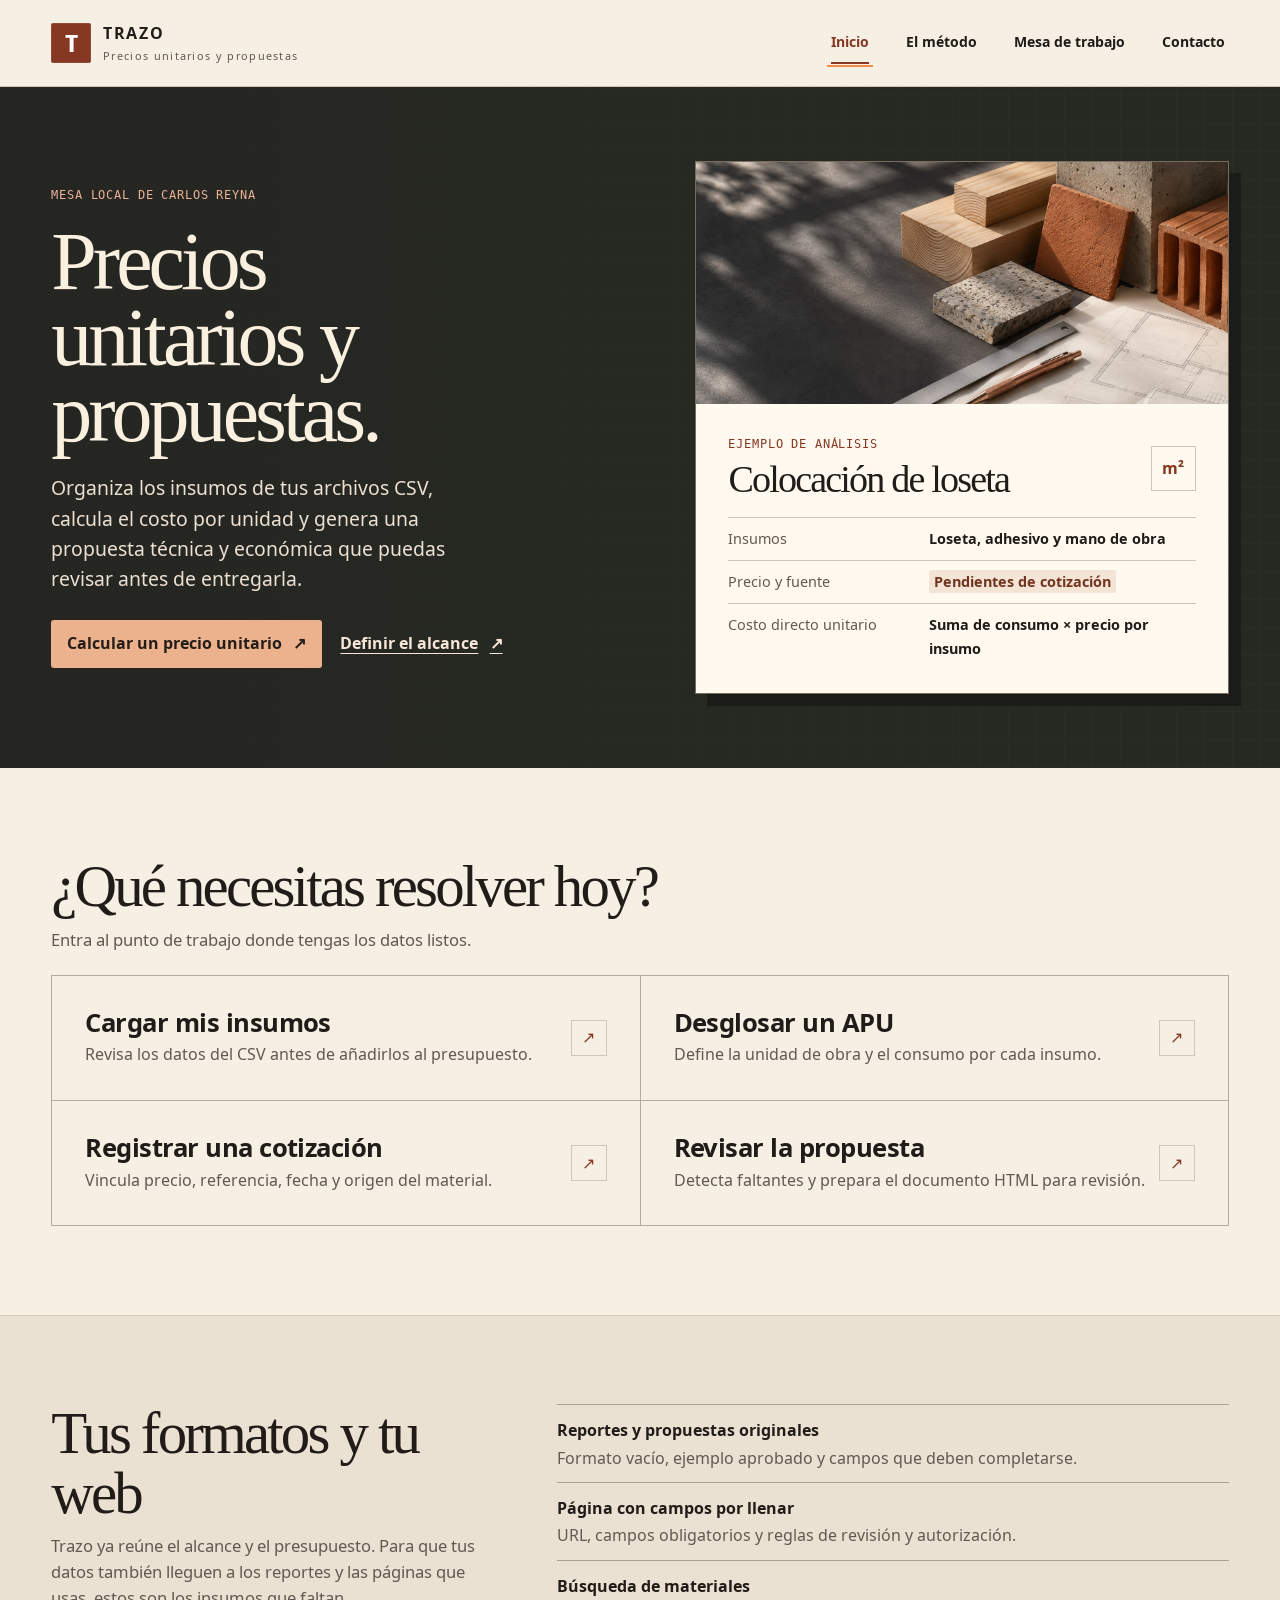
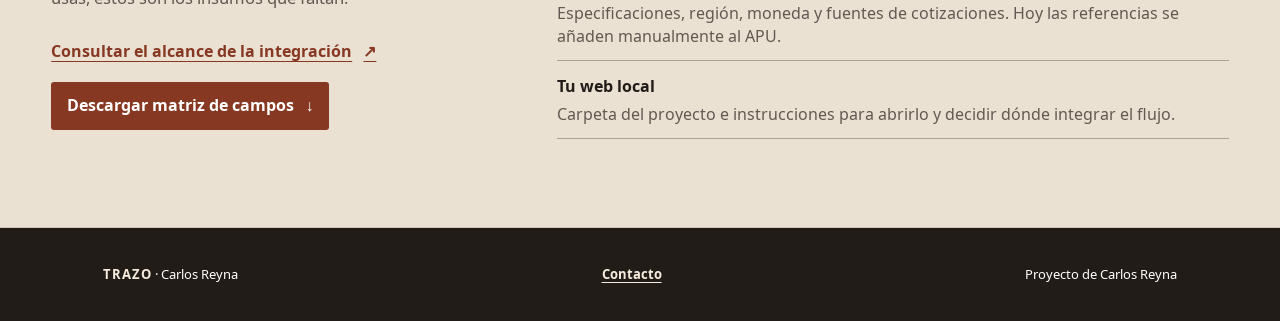
<file: index.html>
<!doctype html>
<html lang="es"><head><meta charset="utf-8"><meta name="viewport" content="width=device-width,initial-scale=1"><title>Trazo · Precios unitarios y propuestas</title><meta name="description" content="Mesa local de Carlos Reyna para calcular precios unitarios, documentar cotizaciones y generar propuestas técnicas y económicas."><meta name="theme-color" content="#242728"><link rel="icon" href="favicon.svg" type="image/svg+xml"><link rel="stylesheet" href="assets/fonts.css"><link rel="stylesheet" href="assets/styles.css"><script src="assets/app.js" defer></script><link rel="stylesheet" href="assets/premium.css"><script src="assets/experience.js" defer></script><link rel="stylesheet" href="assets/redesign.css"></head>
<body class="trazo premium"><a class="skip-link" href="#contenido">Saltar al contenido</a><header class="site-header"><div class="header-inner"><a class="brand" href="index.html" aria-label="TRAZO, inicio"><span class="brand-mark" aria-hidden="true">T</span><span>TRAZO<small>Precios unitarios y propuestas</small></span></a><button class="menu-button" type="button" aria-expanded="false" aria-controls="site-nav">Menú</button><nav id="site-nav" aria-label="Principal"><a href="index.html" aria-current="page">Inicio</a><a href="enfoque.html">El método</a><a href="herramientas.html">Mesa de trabajo</a><a href="contacto.html">Contacto</a></nav></div></header><main id="contenido" class="premium-home">
<div class="redesign-home">
<section class="estimate-console">
  <div class="estimate-wrap estimate-console-grid">
    <div class="estimate-console-copy">
      <p class="estimate-label">MESA LOCAL DE CARLOS REYNA</p>
      <h1>Precios unitarios y propuestas.</h1>
      <p class="estimate-console-description">Organiza los insumos de tus archivos CSV, calcula el costo por unidad y genera una propuesta técnica y económica que puedas revisar antes de entregarla.</p>
      <div class="estimate-console-actions">
        <a class="estimate-cta" href="herramientas.html#presupuesto">Calcular un precio unitario <span aria-hidden="true">↗</span></a>
        <a class="estimate-text" href="herramientas.html#datos-propuesta">Definir el alcance <span aria-hidden="true">↗</span></a>
      </div>
    </div>
    <figure class="estimate-specimen">
      <img src="assets/materiales-y-planos.jpg" width="1536" height="1024" alt="Muestras de materiales de construcción junto a un plano." fetchpriority="high">
      <figcaption>
        <div class="estimate-specimen-heading">
          <div><p class="estimate-label">EJEMPLO DE ANÁLISIS</p><h2>Colocación de loseta</h2></div>
          <span class="estimate-unit" aria-label="Unidad, metro cuadrado">m²</span>
        </div>
        <dl>
          <div><dt>Insumos</dt><dd>Loseta, adhesivo y mano de obra</dd></div>
          <div><dt>Precio y fuente</dt><dd><span class="estimate-pending">Pendientes de cotización</span></dd></div>
          <div><dt>Costo directo unitario</dt><dd>Suma de consumo × precio por insumo</dd></div>
        </dl>
      </figcaption>
    </figure>
  </div>
</section>
<section class="estimate-wrap estimate-routes" id="mesa">
  <div class="estimate-routes-heading">
    <h2>¿Qué necesitas resolver hoy?</h2>
    <p>Entra al punto de trabajo donde tengas los datos listos.</p>
  </div>
  <div class="estimate-route-grid">
    <a class="estimate-route" href="herramientas.html#importar" data-reveal>
      <div><h3>Cargar mis insumos</h3><p>Revisa los datos del CSV antes de añadirlos al presupuesto.</p></div>
      <span aria-hidden="true">↗</span>
    </a>
    <a class="estimate-route" href="herramientas.html#presupuesto" data-reveal>
      <div><h3>Desglosar un APU</h3><p>Define la unidad de obra y el consumo por cada insumo.</p></div>
      <span aria-hidden="true">↗</span>
    </a>
    <a class="estimate-route" href="herramientas.html#r-source" data-reveal>
      <div><h3>Registrar una cotización</h3><p>Vincula precio, referencia, fecha y origen del material.</p></div>
      <span aria-hidden="true">↗</span>
    </a>
    <a class="estimate-route" href="herramientas.html#salida" data-reveal>
      <div><h3>Revisar la propuesta</h3><p>Detecta faltantes y prepara el documento HTML para revisión.</p></div>
      <span aria-hidden="true">↗</span>
    </a>
  </div>
</section>
<section class="estimate-connect" id="conexiones">
  <div class="estimate-wrap estimate-connect-grid">
    <div class="estimate-connect-copy">
      <h2>Tus formatos y tu web</h2>
      <p>Trazo ya reúne el alcance y el presupuesto. Para que tus datos también lleguen a los reportes y las páginas que usas, estos son los insumos que faltan.</p>
      <a class="estimate-text" href="enfoque.html#alcance">Consultar el alcance de la integración <span aria-hidden="true">↗</span></a>
      <a class="estimate-cta" href="MAPEO_AUTOMATIZACION.csv" download>Descargar matriz de campos <span aria-hidden="true">↓</span></a>
    </div>
    <dl class="estimate-connection-list">
      <div><dt>Reportes y propuestas originales</dt><dd>Formato vacío, ejemplo aprobado y campos que deben completarse.</dd></div>
      <div><dt>Página con campos por llenar</dt><dd>URL, campos obligatorios y reglas de revisión y autorización.</dd></div>
      <div><dt>Búsqueda de materiales</dt><dd>Especificaciones, región, moneda y fuentes de cotizaciones. Hoy las referencias se añaden manualmente al APU.</dd></div>
      <div><dt>Tu web local</dt><dd>Carpeta del proyecto e instrucciones para abrirlo y decidir dónde integrar el flujo.</dd></div>
    </dl>
  </div>
</section>
</div>
</main><footer class="site-footer"><div class="p-wrap footer-bottom-row"><span><strong>TRAZO</strong> · Carlos Reyna</span><a href="contacto.html">Contacto</a><span>Proyecto de Carlos Reyna</span></div></footer></body></html>
</file>
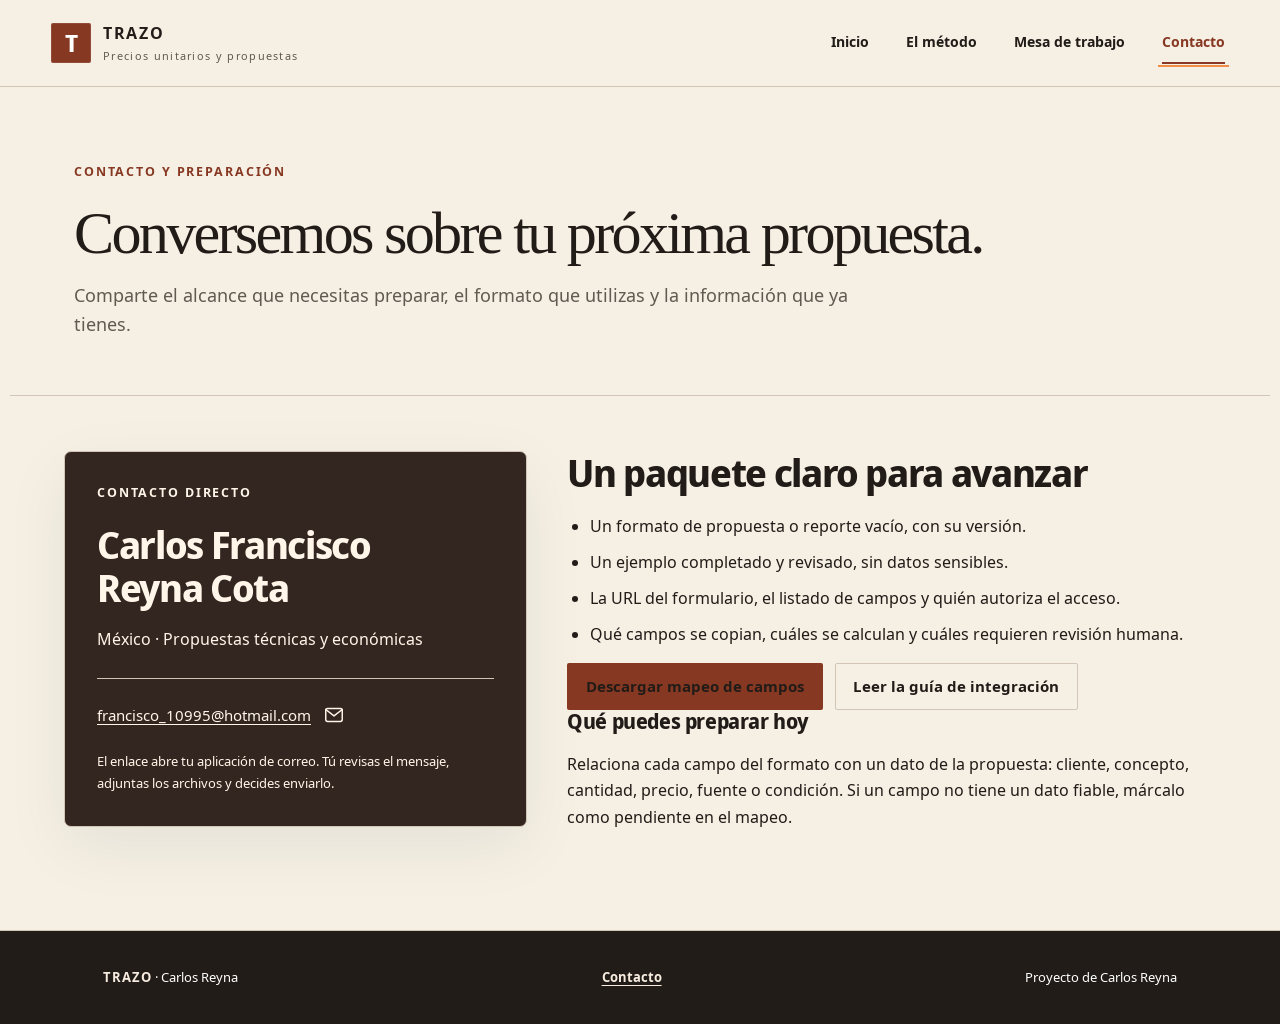
<file: contacto.html>
<!doctype html>
<html lang="es"><head><meta charset="utf-8"><meta name="viewport" content="width=device-width,initial-scale=1"><title>Contacto · Trazo</title><meta name="description" content="Prepara los formatos y campos necesarios para automatizar tu siguiente proceso."><meta name="theme-color" content="#242728"><link rel="icon" href="favicon.svg" type="image/svg+xml"><link rel="stylesheet" href="assets/fonts.css"><link rel="stylesheet" href="assets/styles.css"><script src="assets/app.js" defer></script><link rel="stylesheet" href="assets/premium.css"><script src="assets/experience.js" defer></script><link rel="stylesheet" href="assets/redesign.css"></head>
<body class="trazo premium"><a class="skip-link" href="#contenido">Saltar al contenido</a><header class="site-header"><div class="header-inner"><a class="brand" href="index.html" aria-label="TRAZO, inicio"><span class="brand-mark" aria-hidden="true">T</span><span>TRAZO<small>Precios unitarios y propuestas</small></span></a><button class="menu-button" type="button" aria-expanded="false" aria-controls="site-nav">Menú</button><nav id="site-nav" aria-label="Principal"><a href="index.html">Inicio</a><a href="enfoque.html">El método</a><a href="herramientas.html">Mesa de trabajo</a><a href="contacto.html" aria-current="page">Contacto</a></nav></div></header><main id="contenido"><section class="page-heading"><p class="eyebrow">Contacto y preparación</p><h1>Conversemos sobre tu próxima propuesta.</h1><p class="lead">Comparte el alcance que necesitas preparar, el formato que utilizas y la información que ya tienes.</p></section><section class="section contact-layout"><div class="contact-card"><p class="eyebrow">Contacto directo</p><h2>Carlos Francisco<br>Reyna Cota</h2><p>México · Propuestas técnicas y económicas</p><a class="contact-email" href="mailto:francisco_10995@hotmail.com">francisco_10995@hotmail.com<svg class="ui-icon" viewbox="0 0 24 24" fill="none" stroke="currentColor" stroke-width="1.6" stroke-linecap="round" stroke-linejoin="round" aria-hidden="true"><rect x="3" y="5" width="18" height="14" rx="2"></rect><path d="m3 6 9 7 9-7"></path></svg></a><p class="small">El enlace abre tu aplicación de correo. Tú revisas el mensaje, adjuntas los archivos y decides enviarlo.</p></div><div class="prose"><h2>Un paquete claro para avanzar</h2><ul><li>Un formato de propuesta o reporte vacío, con su versión.</li><li>Un ejemplo completado y revisado, sin datos sensibles.</li><li>La URL del formulario, el listado de campos y quién autoriza el acceso.</li><li>Qué campos se copian, cuáles se calculan y cuáles requieren revisión humana.</li></ul><div class="actions"><a class="button primary" href="MAPEO_AUTOMATIZACION.csv" download>Descargar mapeo de campos</a><a class="button secondary" href="GUIA_AUTOMATIZACION.md">Leer la guía de integración</a></div><h3>Qué puedes preparar hoy</h3><p>Relaciona cada campo del formato con un dato de la propuesta: cliente, concepto, cantidad, precio, fuente o condición. Si un campo no tiene un dato fiable, márcalo como pendiente en el mapeo.</p></div></section></main><footer class="site-footer"><div class="p-wrap footer-bottom-row"><span><strong>TRAZO</strong> · Carlos Reyna</span><a href="contacto.html">Contacto</a><span>Proyecto de Carlos Reyna</span></div></footer></body></html>
</file>
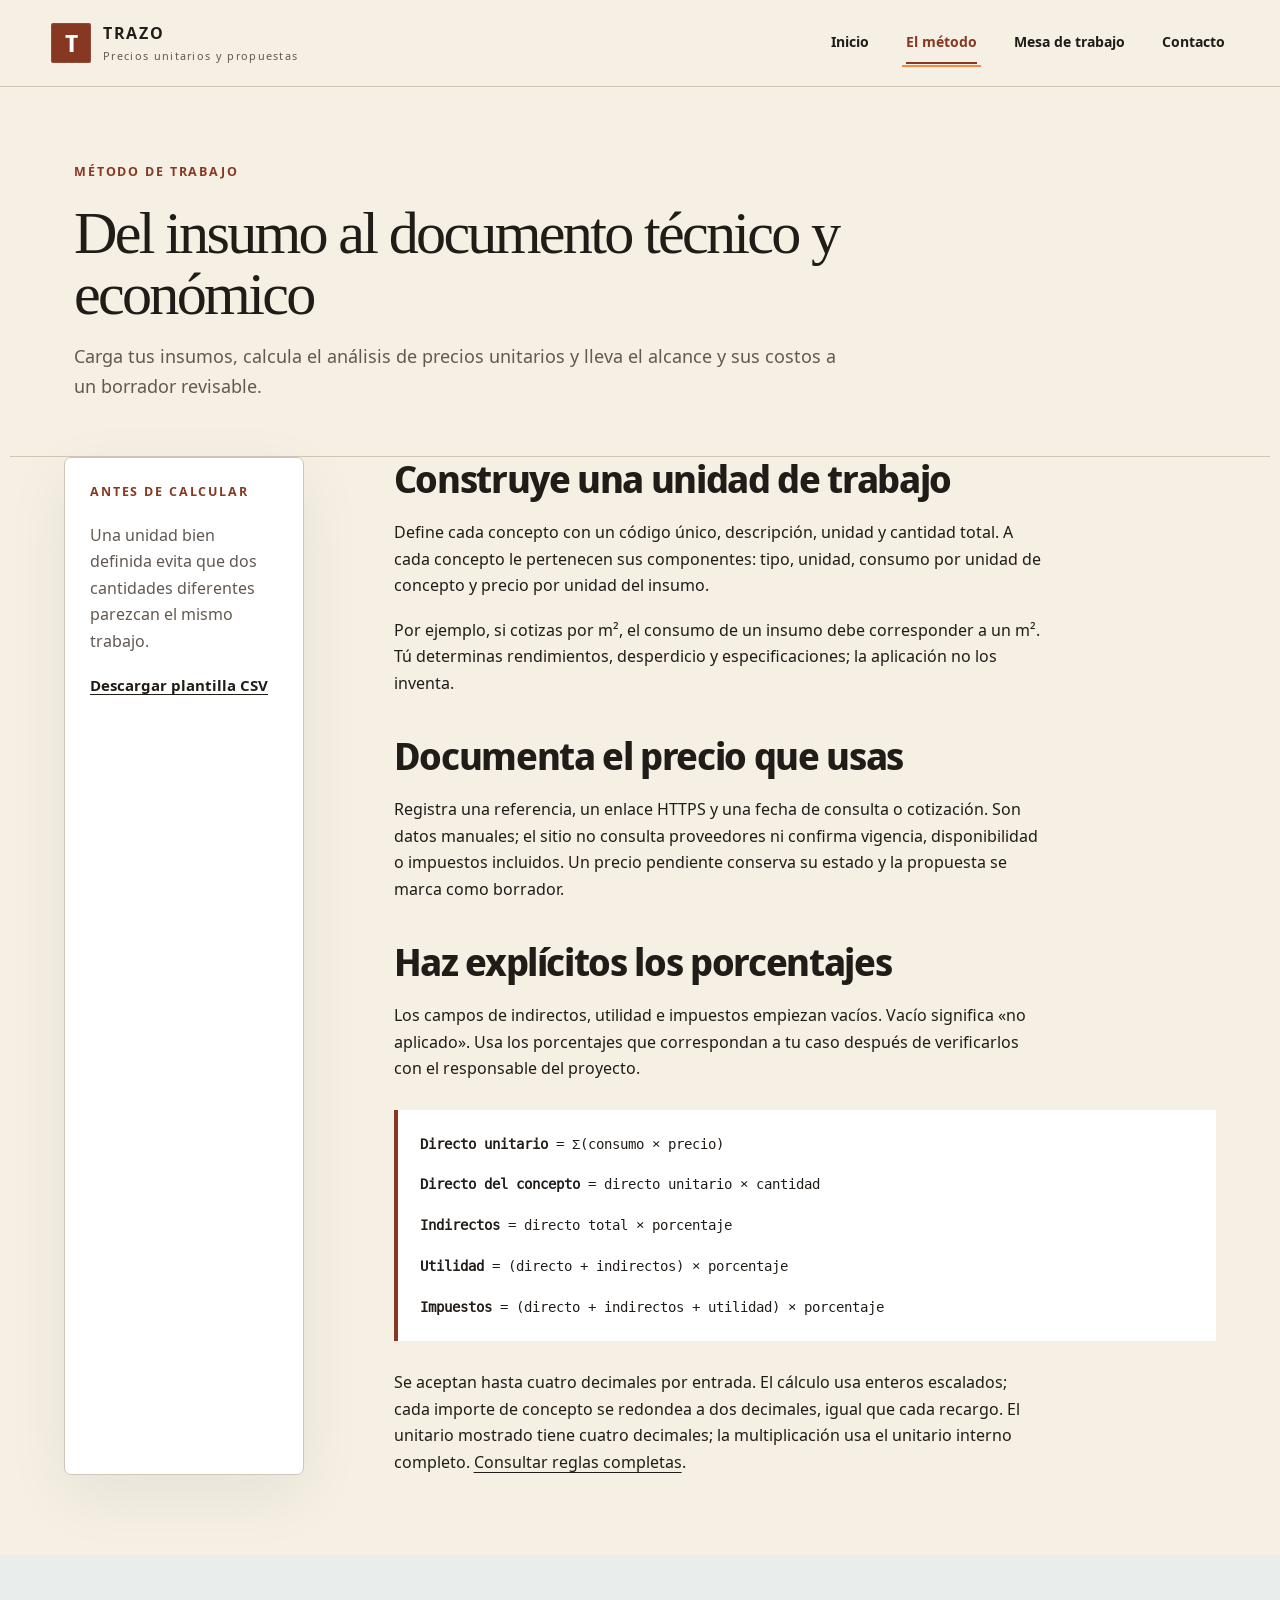
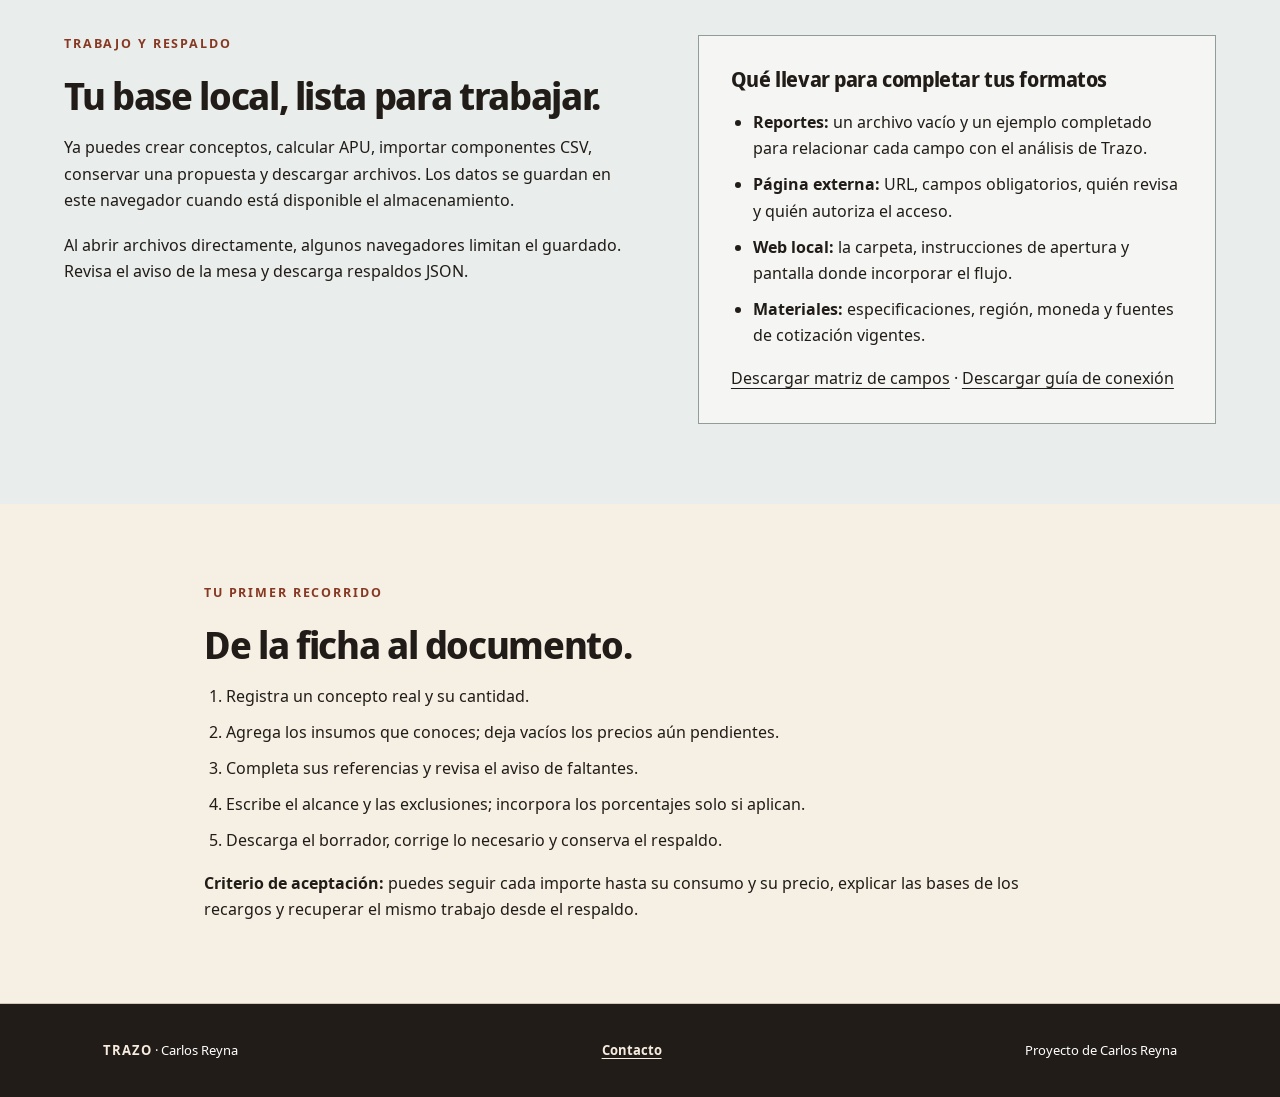
<file: enfoque.html>
<!doctype html>
<html lang="es"><head><meta charset="utf-8"><meta name="viewport" content="width=device-width,initial-scale=1"><title>El método · Trazo</title><meta name="description" content="Reglas de cálculo, fuentes, alcance y primer ejercicio para construir una propuesta."><meta name="theme-color" content="#242728"><link rel="icon" href="favicon.svg" type="image/svg+xml"><link rel="stylesheet" href="assets/fonts.css"><link rel="stylesheet" href="assets/styles.css"><script src="assets/app.js" defer></script><link rel="stylesheet" href="assets/premium.css"><script src="assets/experience.js" defer></script><link rel="stylesheet" href="assets/redesign.css"></head>
<body class="trazo premium"><a class="skip-link" href="#contenido">Saltar al contenido</a><header class="site-header"><div class="header-inner"><a class="brand" href="index.html" aria-label="TRAZO, inicio"><span class="brand-mark" aria-hidden="true">T</span><span>TRAZO<small>Precios unitarios y propuestas</small></span></a><button class="menu-button" type="button" aria-expanded="false" aria-controls="site-nav">Menú</button><nav id="site-nav" aria-label="Principal"><a href="index.html">Inicio</a><a href="enfoque.html" aria-current="page">El método</a><a href="herramientas.html">Mesa de trabajo</a><a href="contacto.html">Contacto</a></nav></div></header><main id="contenido"><section class="page-heading"><p class="eyebrow">Método de trabajo</p><h1>Del insumo al documento técnico y económico</h1><p class="lead">Carga tus insumos, calcula el análisis de precios unitarios y lleva el alcance y sus costos a un borrador revisable.</p></section><section class="section method-layout"><aside class="method-aside"><p class="eyebrow">Antes de calcular</p><p>Una unidad bien definida evita que dos cantidades diferentes parezcan el mismo trabajo.</p><a class="text-link" href="plantillas/componentes.csv" download>Descargar plantilla CSV</a></aside><div class="prose"><h2>Construye una unidad de trabajo</h2><p>Define cada concepto con un código único, descripción, unidad y cantidad total. A cada concepto le pertenecen sus componentes: tipo, unidad, consumo por unidad de concepto y precio por unidad del insumo.</p><p>Por ejemplo, si cotizas por m², el consumo de un insumo debe corresponder a un m². Tú determinas rendimientos, desperdicio y especificaciones; la aplicación no los inventa.</p><h2>Documenta el precio que usas</h2><p>Registra una referencia, un enlace HTTPS y una fecha de consulta o cotización. Son datos manuales; el sitio no consulta proveedores ni confirma vigencia, disponibilidad o impuestos incluidos. Un precio pendiente conserva su estado y la propuesta se marca como borrador.</p><h2>Haz explícitos los porcentajes</h2><p>Los campos de indirectos, utilidad e impuestos empiezan vacíos. Vacío significa «no aplicado». Usa los porcentajes que correspondan a tu caso después de verificarlos con el responsable del proyecto.</p><div class="formula"><p><strong>Directo unitario</strong> = Σ(consumo × precio)</p><p><strong>Directo del concepto</strong> = directo unitario × cantidad</p><p><strong>Indirectos</strong> = directo total × porcentaje</p><p><strong>Utilidad</strong> = (directo + indirectos) × porcentaje</p><p><strong>Impuestos</strong> = (directo + indirectos + utilidad) × porcentaje</p></div><p>Se aceptan hasta cuatro decimales por entrada. El cálculo usa enteros escalados; cada importe de concepto se redondea a dos decimales, igual que cada recargo. El unitario mostrado tiene cuatro decimales; la multiplicación usa el unitario interno completo. <a href="GUIA_DATOS_Y_FORMULAS.md">Consultar reglas completas</a>.</p></div></section>
<section id="alcance" class="section split-note"><div><p class="eyebrow">Trabajo y respaldo</p><h2>Tu base local, lista para trabajar.</h2><p>Ya puedes crear conceptos, calcular APU, importar componentes CSV, conservar una propuesta y descargar archivos. Los datos se guardan en este navegador cuando está disponible el almacenamiento.</p><p>Al abrir archivos directamente, algunos navegadores limitan el guardado. Revisa el aviso de la mesa y descarga respaldos JSON.</p></div><div class="note"><h3>Qué llevar para completar tus formatos</h3><ul><li><strong>Reportes:</strong> un archivo vacío y un ejemplo completado para relacionar cada campo con el análisis de Trazo.</li><li><strong>Página externa:</strong> URL, campos obligatorios, quién revisa y quién autoriza el acceso.</li><li><strong>Web local:</strong> la carpeta, instrucciones de apertura y pantalla donde incorporar el flujo.</li><li><strong>Materiales:</strong> especificaciones, región, moneda y fuentes de cotización vigentes.</li></ul><p><a href="MAPEO_AUTOMATIZACION.csv" download>Descargar matriz de campos</a> · <a href="GUIA_AUTOMATIZACION.md" download>Descargar guía de conexión</a></p></div></section>
<section class="section exercise"><p class="eyebrow">Tu primer recorrido</p><h2>De la ficha al documento.</h2><ol><li>Registra un concepto real y su cantidad.</li><li>Agrega los insumos que conoces; deja vacíos los precios aún pendientes.</li><li>Completa sus referencias y revisa el aviso de faltantes.</li><li>Escribe el alcance y las exclusiones; incorpora los porcentajes solo si aplican.</li><li>Descarga el borrador, corrige lo necesario y conserva el respaldo.</li></ol><p><strong>Criterio de aceptación:</strong> puedes seguir cada importe hasta su consumo y su precio, explicar las bases de los recargos y recuperar el mismo trabajo desde el respaldo.</p></section></main><footer class="site-footer"><div class="p-wrap footer-bottom-row"><span><strong>TRAZO</strong> · Carlos Reyna</span><a href="contacto.html">Contacto</a><span>Proyecto de Carlos Reyna</span></div></footer></body></html>
</file>
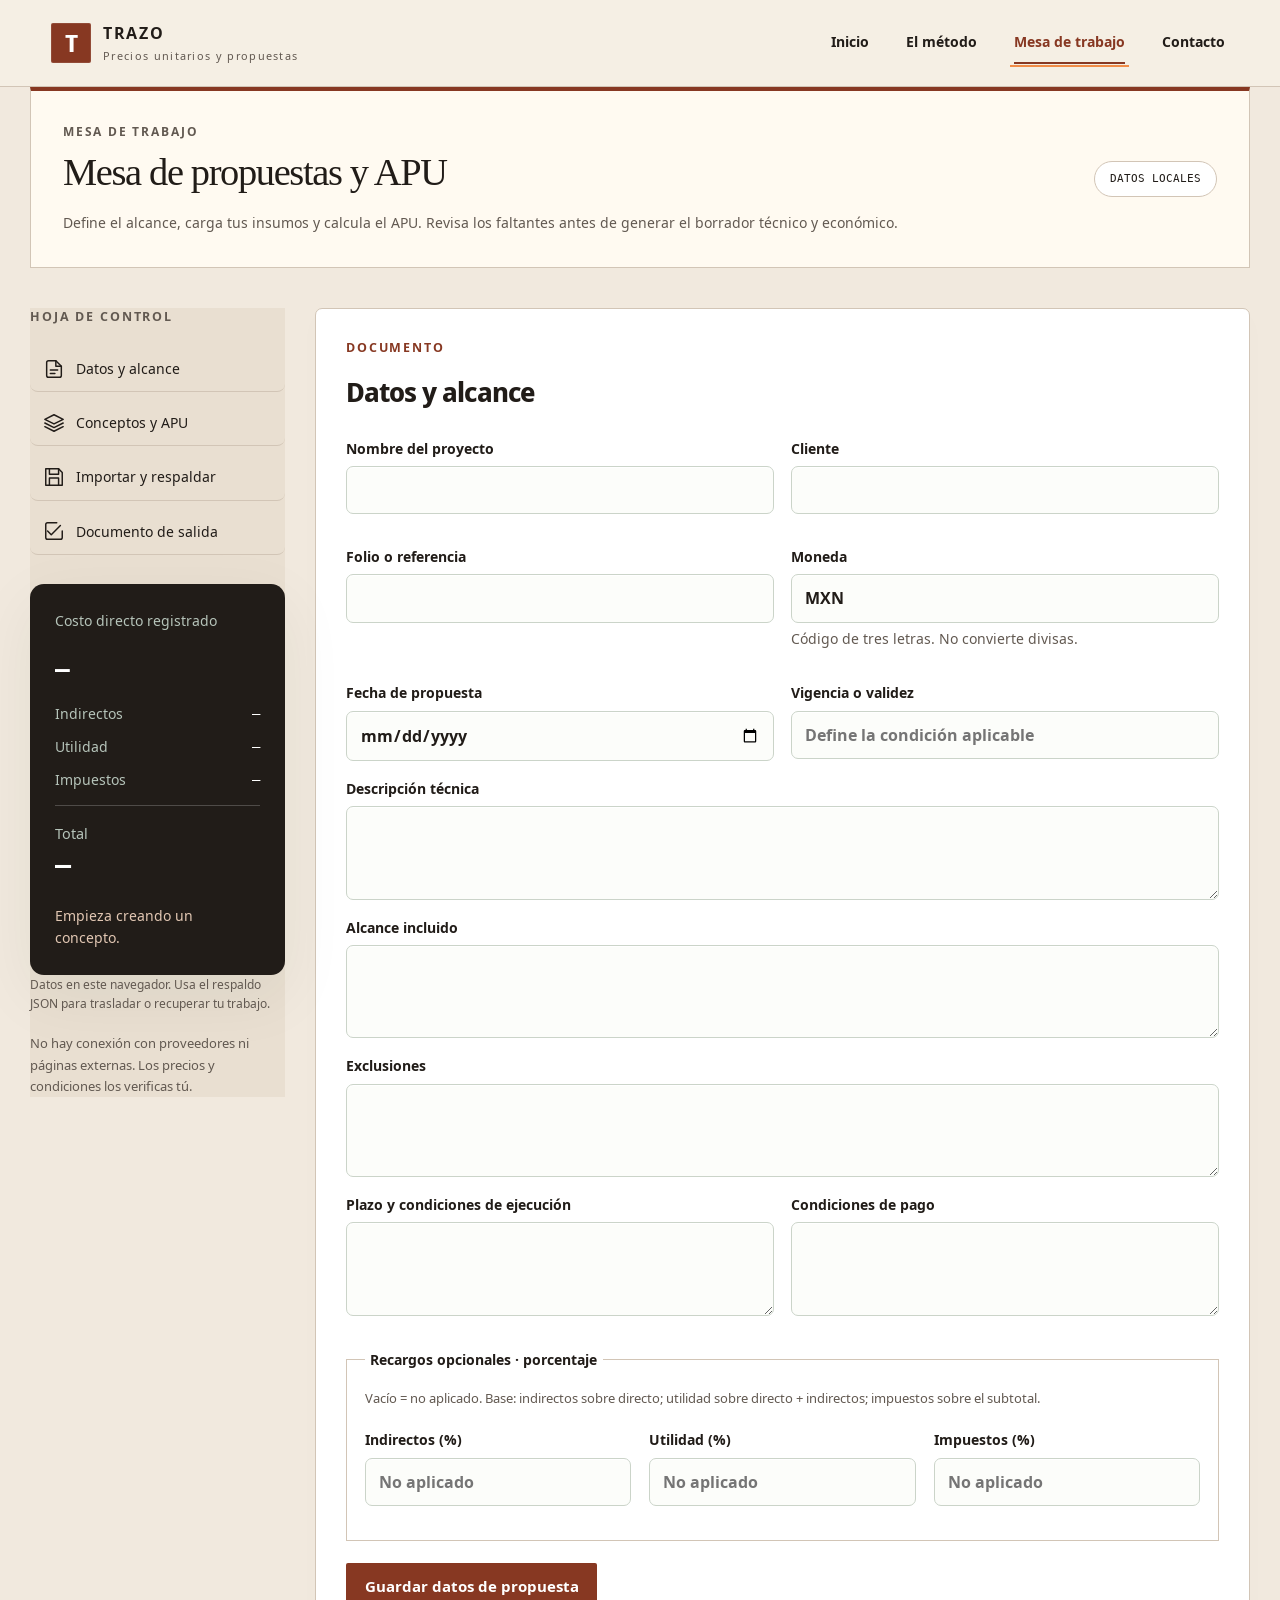
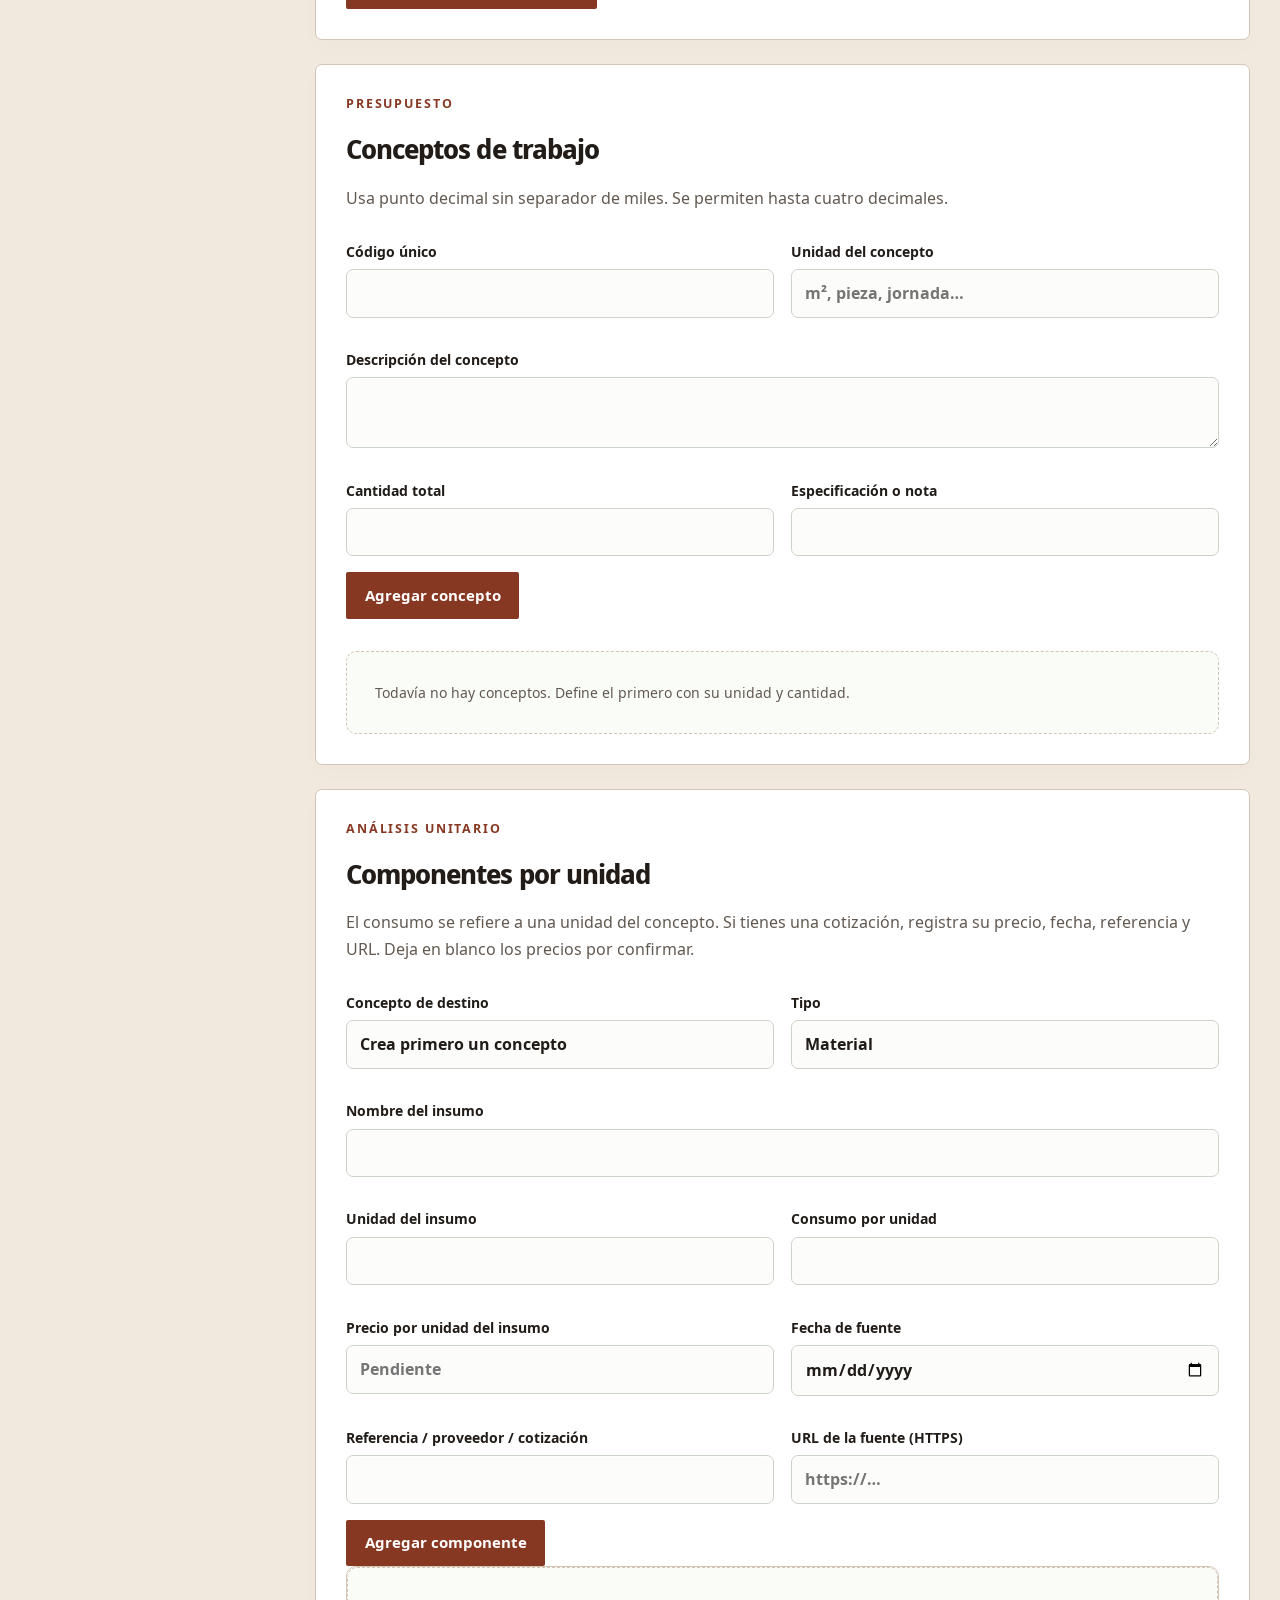
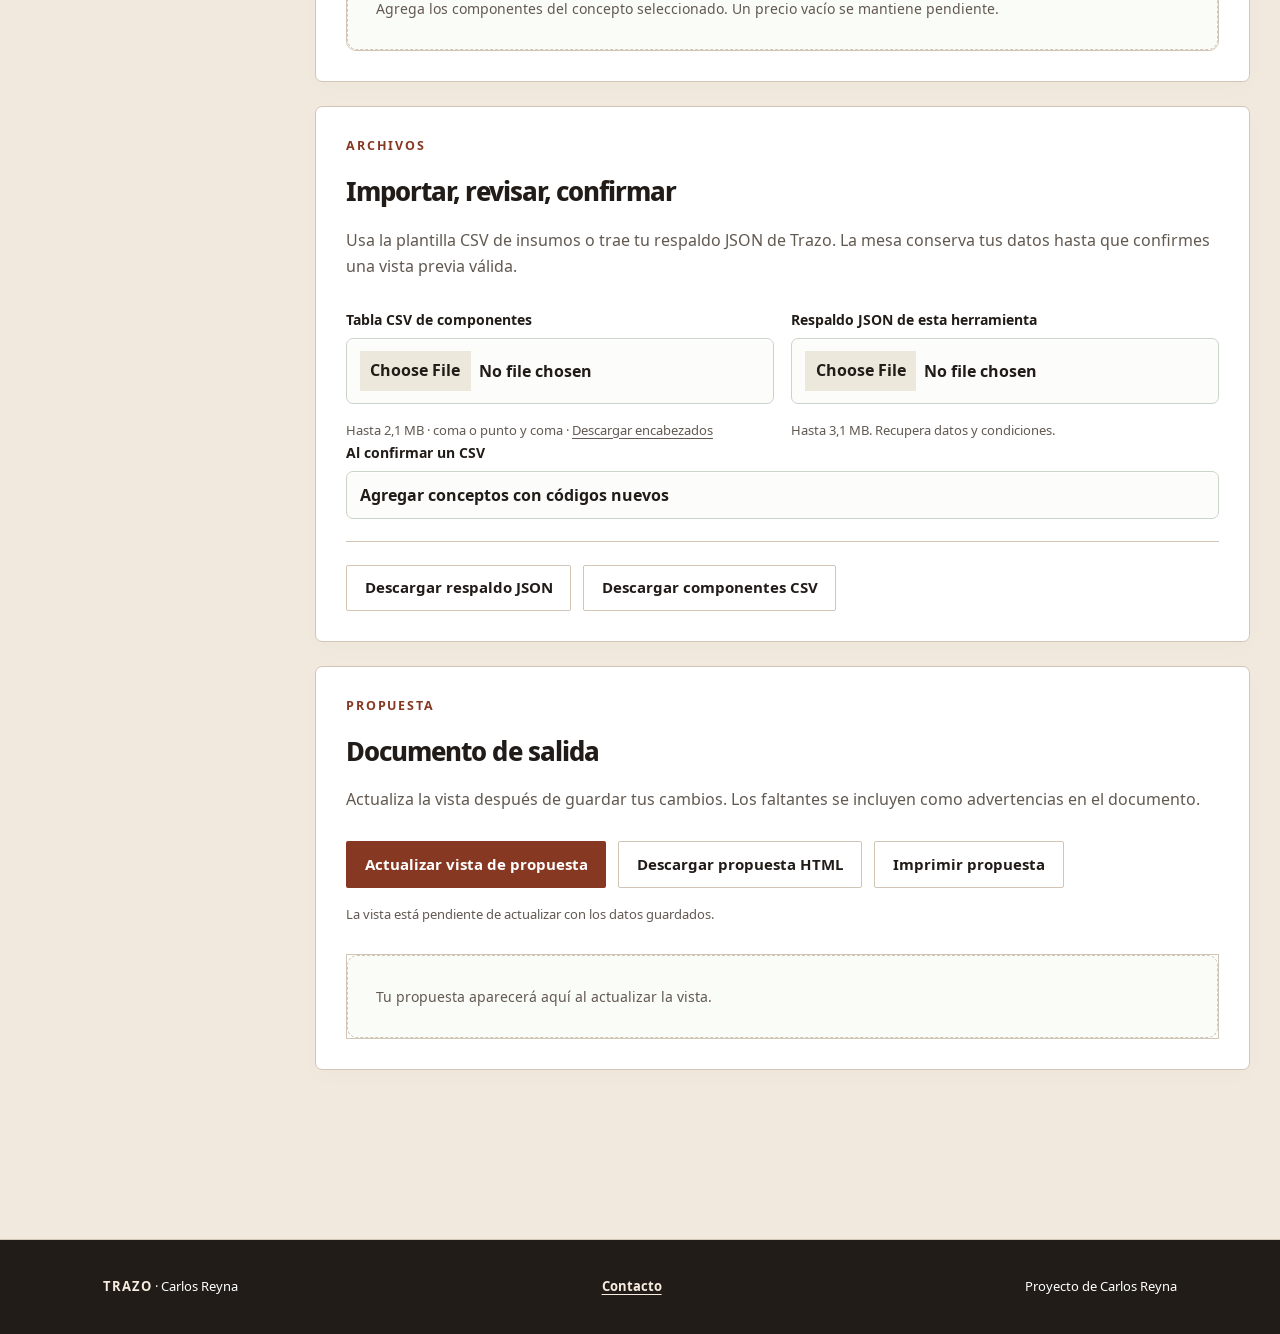
<file: herramientas.html>
<!doctype html>
<html lang="es"><head><meta charset="utf-8"><meta name="viewport" content="width=device-width,initial-scale=1"><title>Mesa de trabajo · Trazo</title><meta name="description" content="Crea conceptos, calcula precios unitarios e imprime una propuesta con sus fuentes."><meta name="theme-color" content="#242728"><link rel="icon" href="favicon.svg" type="image/svg+xml"><link rel="stylesheet" href="assets/fonts.css"><link rel="stylesheet" href="assets/styles.css"><script src="assets/app.js" defer></script><script src="assets/core.js" defer></script><script src="assets/workspace.js" defer></script><link rel="stylesheet" href="assets/premium.css"><script src="assets/experience.js" defer></script><link rel="stylesheet" href="assets/redesign.css"></head>
<body class="trazo premium workspace-page"><a class="skip-link" href="#contenido">Saltar al contenido</a><header class="site-header"><div class="header-inner"><a class="brand" href="index.html" aria-label="TRAZO, inicio"><span class="brand-mark" aria-hidden="true">T</span><span>TRAZO<small>Precios unitarios y propuestas</small></span></a><button class="menu-button" type="button" aria-expanded="false" aria-controls="site-nav">Menú</button><nav id="site-nav" aria-label="Principal"><a href="index.html">Inicio</a><a href="enfoque.html">El método</a><a href="herramientas.html" aria-current="page">Mesa de trabajo</a><a href="contacto.html">Contacto</a></nav></div></header><main id="contenido"><section class="workspace-heading"><div><p class="eyebrow">Mesa de trabajo</p><h1>Mesa de propuestas y APU</h1><p>Define el alcance, carga tus insumos y calcula el APU. Revisa los faltantes antes de generar el borrador técnico y económico.</p></div><span class="workspace-label">DATOS LOCALES</span></section><div class="workspace"><aside class="work-sidebar"><p class="eyebrow">Hoja de control</p><nav class="section-nav" aria-label="Secciones de la mesa"><a href="#datos-propuesta"><svg class="ui-icon" viewbox="0 0 24 24" fill="none" stroke="currentColor" stroke-width="1.6" stroke-linecap="round" stroke-linejoin="round" aria-hidden="true"><path d="M14 3H6a2 2 0 0 0-2 2v14a2 2 0 0 0 2 2h12a2 2 0 0 0 2-2V9l-6-6Z"></path><path d="M14 3v6h6M8 13h8M8 17h5"></path></svg><span>Datos y alcance</span></a><a href="#presupuesto"><svg class="ui-icon" viewbox="0 0 24 24" fill="none" stroke="currentColor" stroke-width="1.6" stroke-linecap="round" stroke-linejoin="round" aria-hidden="true"><path d="m12 3 10 5-10 5L2 8l10-5ZM2 12l10 5 10-5M2 16l10 5 10-5"></path></svg><span>Conceptos y APU</span></a><a href="#importar"><svg class="ui-icon" viewbox="0 0 24 24" fill="none" stroke="currentColor" stroke-width="1.6" stroke-linecap="round" stroke-linejoin="round" aria-hidden="true"><path d="M5 3h12l4 4v14H3V3h2Z"></path><path d="M7 3v6h10V3M7 21v-8h10v8"></path></svg><span>Importar y respaldar</span></a><a href="#salida"><svg class="ui-icon" viewbox="0 0 24 24" fill="none" stroke="currentColor" stroke-width="1.6" stroke-linecap="round" stroke-linejoin="round" aria-hidden="true"><path d="m5 12 4 4L19 6"></path><path d="M21 12v7a2 2 0 0 1-2 2H5a2 2 0 0 1-2-2V5a2 2 0 0 1 2-2h10"></path></svg><span>Documento de salida</span></a></nav><div class="summary-card"><p>Costo directo registrado</p><strong id="sum-direct">—</strong><dl><div><dt>Indirectos</dt><dd id="sum-indirect">—</dd></div><div><dt>Utilidad</dt><dd id="sum-profit">—</dd></div><div><dt>Impuestos</dt><dd id="sum-tax">—</dd></div></dl><p class="summary-total">Total <strong id="sum-total">—</strong></p><p id="sum-state">Empieza creando un concepto.</p></div><p id="storage-status" class="storage-note" role="status">Comprobando almacenamiento…</p><p class="small">No hay conexión con proveedores ni páginas externas. Los precios y condiciones los verificas tú.</p></aside><div class="work-main"><div id="message" class="message" role="status" aria-live="polite" hidden></div>
<section id="datos-propuesta" class="work-panel"><div class="panel-heading"><p class="eyebrow">Documento</p><h2>Datos y alcance</h2></div><form id="project-form"><div class="form-grid"><label>Nombre del proyecto<input id="p-title" maxlength="160" required autocomplete="off"></label><label>Cliente<input id="p-client" maxlength="160" autocomplete="organization"></label><label>Folio o referencia<input id="p-reference" maxlength="80"></label><label>Moneda<input id="p-currency" maxlength="3" value="MXN" pattern="[A-Za-z]{3}" required><small>Código de tres letras. No convierte divisas.</small></label><label>Fecha de propuesta<input id="p-date" type="date"></label><label>Vigencia o validez<input id="p-validity" maxlength="120" placeholder="Define la condición aplicable"></label></div><label>Descripción técnica<textarea id="p-description" rows="3" maxlength="6000"></textarea></label><label>Alcance incluido<textarea id="p-scope" rows="3" maxlength="6000"></textarea></label><label>Exclusiones<textarea id="p-exclusions" rows="3" maxlength="6000"></textarea></label><div class="form-grid"><label>Plazo y condiciones de ejecución<textarea id="p-term" rows="3" maxlength="3000"></textarea></label><label>Condiciones de pago<textarea id="p-payment" rows="3" maxlength="3000"></textarea></label></div><fieldset><legend>Recargos opcionales · porcentaje</legend><p class="small">Vacío = no aplicado. Base: indirectos sobre directo; utilidad sobre directo + indirectos; impuestos sobre el subtotal.</p><div class="form-grid thirds"><label>Indirectos (%)<input id="p-indirect" inputmode="decimal" placeholder="No aplicado"></label><label>Utilidad (%)<input id="p-profit" inputmode="decimal" placeholder="No aplicado"></label><label>Impuestos (%)<input id="p-tax" inputmode="decimal" placeholder="No aplicado"></label></div></fieldset><button class="button primary" type="submit">Guardar datos de propuesta</button><button id="project-cancel" class="button secondary draft-cancel" type="button" hidden>Descartar cambios</button></form></section>
<section id="presupuesto" class="work-panel"><div class="panel-heading"><p class="eyebrow">Presupuesto</p><h2>Conceptos de trabajo</h2><p>Usa punto decimal sin separador de miles. Se permiten hasta cuatro decimales.</p></div><form id="concept-form"><input id="concept-edit" type="hidden"><div class="form-grid"><label>Código único<input id="c-code" maxlength="40" required></label><label>Unidad del concepto<input id="c-unit" maxlength="24" placeholder="m², pieza, jornada…" required></label><label class="wide">Descripción del concepto<textarea id="c-description" rows="2" maxlength="1200" required></textarea></label><label>Cantidad total<input id="c-quantity" inputmode="decimal" required></label><label>Especificación o nota<input id="c-notes" maxlength="1200"></label></div><div class="actions"><button id="concept-save" class="button primary" type="submit">Agregar concepto</button><button id="concept-cancel" class="button secondary" type="button" hidden>Cancelar edición</button></div></form><div id="concept-list" class="concept-list"></div></section>
<section class="work-panel"><div class="panel-heading"><p class="eyebrow">Análisis unitario</p><h2>Componentes por unidad</h2><p>El consumo se refiere a una unidad del concepto. Si tienes una cotización, registra su precio, fecha, referencia y URL. Deja en blanco los precios por confirmar.</p></div><form id="component-form"><input id="component-edit" type="hidden"><div class="form-grid"><label>Concepto de destino<select id="r-concept" required><option value="">Crea primero un concepto</option></select></label><label>Tipo<select id="r-type"><option value="material">Material</option><option value="manoobra">Mano de obra</option><option value="equipo">Equipo</option><option value="otro">Otro</option></select></label><label class="wide">Nombre del insumo<input id="r-name" maxlength="180" required></label><label>Unidad del insumo<input id="r-unit" maxlength="24" required></label><label>Consumo por unidad<input id="r-consumption" inputmode="decimal" required></label><label>Precio por unidad del insumo<input id="r-price" inputmode="decimal" placeholder="Pendiente"></label><label>Fecha de fuente<input id="r-date" type="date"></label><label>Referencia / proveedor / cotización<input id="r-reference" maxlength="300"></label><label>URL de la fuente (HTTPS)<input id="r-source" type="url" maxlength="1000" placeholder="https://…"></label></div><div class="actions"><button id="component-save" class="button primary" type="submit">Agregar componente</button><button id="component-cancel" class="button secondary" type="button" hidden>Cancelar edición</button></div></form><div id="component-list" class="table-scroll"></div></section>
<section id="importar" class="work-panel"><div class="panel-heading"><p class="eyebrow">Archivos</p><h2>Importar, revisar, confirmar</h2><p>Usa la plantilla CSV de insumos o trae tu respaldo JSON de Trazo. La mesa conserva tus datos hasta que confirmes una vista previa válida.</p></div><div class="form-grid"><div><label>Tabla CSV de componentes<input id="csv-file" type="file" accept=".csv,text/csv"></label><p class="small">Hasta 2,1 MB · coma o punto y coma · <a href="plantillas/componentes.csv" download>Descargar encabezados</a></p></div><div><label>Respaldo JSON de esta herramienta<input id="backup-file" type="file" accept=".json,application/json"></label><p class="small">Hasta 3,1 MB. Recupera datos y condiciones.</p></div></div><label>Al confirmar un CSV<select id="csv-mode"><option value="append">Agregar conceptos con códigos nuevos</option><option value="replace">Reemplazar todos los conceptos actuales</option></select></label><div id="import-preview" class="import-preview" hidden><h3>Vista previa de importación</h3><p id="import-summary"></p><div id="import-table" class="table-scroll"></div><div class="actions"><button id="import-apply" class="button primary" type="button">Confirmar importación</button><button id="import-cancel" class="button secondary" type="button">Descartar vista previa</button></div></div><div class="actions export-row"><button id="export-backup" class="button secondary" type="button">Descargar respaldo JSON</button><button id="export-csv" class="button secondary" type="button">Descargar componentes CSV</button></div></section>
<section id="salida" class="work-panel"><div class="panel-heading"><p class="eyebrow">Propuesta</p><h2>Documento de salida</h2><p>Actualiza la vista después de guardar tus cambios. Los faltantes se incluyen como advertencias en el documento.</p></div><div class="actions"><button id="preview-document" class="button primary" type="button">Actualizar vista de propuesta</button><button id="export-html" class="button secondary" type="button">Descargar propuesta HTML</button><button id="print-document" class="button secondary" type="button">Imprimir propuesta</button></div><p id="document-status" class="small document-status" role="status" aria-live="polite">Genera la vista cuando hayas guardado tus datos.</p><div id="document-preview" class="document-preview"><p class="empty-state">Tu propuesta aparecerá aquí al actualizar la vista.</p></div></section></div></div></main><footer class="site-footer"><div class="p-wrap footer-bottom-row"><span><strong>TRAZO</strong> · Carlos Reyna</span><a href="contacto.html">Contacto</a><span>Proyecto de Carlos Reyna</span></div></footer></body></html>
</file>
<file: assets/fonts.css>
@font-face{font-family:'Site Display';src:url('fonts/display-400.woff') format('woff');font-style:normal;font-weight:400;font-display:swap}
@font-face{font-family:'Site Display';src:url('fonts/display-700.woff') format('woff');font-style:normal;font-weight:700;font-display:swap}
@font-face{font-family:'Site Text';src:url('fonts/text-400.woff') format('woff');font-style:normal;font-weight:400;font-display:swap}
@font-face{font-family:'Site Text';src:url('fonts/text-700.woff') format('woff');font-style:normal;font-weight:700;font-display:swap}
@font-face{font-family:'Site Mono';src:url('fonts/mono-400.woff') format('woff');font-style:normal;font-weight:400;font-display:swap}
:root{--font-head:'Site Display',Georgia,serif;--font-body:'Site Text',Arial,sans-serif;--font-mono:'Site Mono',monospace}
</file>
<file: assets/styles.css>
*{box-sizing:border-box}html{scroll-behavior:smooth;scroll-padding-top:6rem}body{margin:0;font-family:var(--font-body);font-size:16px;line-height:1.65;color:var(--ink);background:var(--paper)}a{color:inherit;text-underline-offset:.23em}a,button,input,select,textarea{touch-action:manipulation}a:focus-visible,button:focus-visible,input:focus-visible,select:focus-visible,textarea:focus-visible,summary:focus-visible{outline:3px solid var(--focus);outline-offset:4px}button,input,textarea,select{font:inherit}button,.button{cursor:pointer}button:disabled{opacity:.5;cursor:not-allowed}img,svg{max-width:100%;height:auto}h1,h2,h3{font-family:var(--font-head);line-height:1.12;letter-spacing:-.035em;margin:0 0 1.1rem}h1{font-size:clamp(2.4rem,5.4vw,5.2rem)}h2{font-size:clamp(1.8rem,3vw,2.7rem)}h3{font-size:1.3rem;letter-spacing:-.02em}p{margin:0 0 1.15rem}p:last-child{margin-bottom:0}ul,ol{padding-left:1.4rem}li{margin:.6rem 0}small,.small{font-size:.875rem;line-height:1.6;color:var(--muted)}.eyebrow{font-family:var(--font-mono);font-size:.78rem;line-height:1.5;letter-spacing:.12em;text-transform:uppercase;color:var(--accent);margin-bottom:1rem}.lead{font-size:clamp(1.1rem,1.8vw,1.3rem);max-width:55ch}.actions{display:flex;flex-wrap:wrap;gap:.75rem;align-items:center}.button{display:inline-flex;align-items:center;justify-content:center;min-height:48px;border:1px solid transparent;border-radius:2px;padding:.73rem 1.1rem;font-size:.94rem;font-weight:700;line-height:1.4;text-align:center;text-decoration:none;max-width:100%;white-space:normal}.primary{background:var(--accent);color:var(--accent-ink)}.primary:hover{filter:brightness(.92)}.secondary{background:transparent;border-color:var(--line);color:var(--ink)}.secondary:hover{background:var(--soft)}.text-link{font-weight:700;font-size:.94rem}.skip-link{position:absolute;top:-100px;left:12px;z-index:100;background:var(--paper);color:var(--ink);padding:.8rem}.skip-link:focus{top:10px}.site-header{position:relative;z-index:10}.header-inner{max-width:1440px;margin:auto;padding:1.15rem 4vw;display:flex;justify-content:space-between;gap:2rem;align-items:center}.brand{display:flex;align-items:center;gap:.75rem;text-decoration:none;font-weight:700;letter-spacing:.1em;font-size:1rem;line-height:1.3}.brand small{display:block;letter-spacing:0;font-weight:400;font-size:.75rem;margin-top:.3rem}.brand-mark{display:grid;place-items:center;width:40px;height:40px;flex-shrink:0;font-size:1.5rem;letter-spacing:0}.site-header nav{display:flex;align-items:center;gap:1.8rem}.site-header nav a{text-decoration:none;font-size:.9rem;padding:.45rem 0;border-bottom:2px solid transparent}.site-header nav a[aria-current]{border-color:var(--accent);font-weight:700}.menu-button{display:none;min-height:44px;background:transparent;color:inherit;border:1px solid currentColor;border-radius:2px;padding:.5rem .8rem}.site-footer{padding:2.7rem 4vw;display:flex;justify-content:space-between;gap:2rem;font-size:.85rem;border-top:1px solid var(--line)}.site-footer strong{letter-spacing:.08em}.site-footer p{margin-top:.4rem}.site-footer a{font-weight:700}.section,.page-heading,.article-heading{padding:5rem 5vw;max-width:1440px;margin:auto}.page-heading,.article-heading{padding-top:5rem;padding-bottom:4rem}.page-heading h1,.article-heading h1{max-width:17ch}.prose p,.large-prose p{max-width:72ch}.form-grid{display:grid;grid-template-columns:repeat(2,minmax(0,1fr));gap:.9rem 1.1rem}.form-grid .wide{grid-column:1/-1}.form-grid.thirds{grid-template-columns:repeat(3,minmax(0,1fr))}form{margin:0}label{display:block;font-size:.875rem;font-weight:700;margin-bottom:1rem;min-width:0}label small{display:block;font-weight:400;margin-top:.35rem}input,textarea,select{width:100%;max-width:100%;min-width:0;display:block;border:1px solid var(--line-strong);border-radius:2px;background:var(--field);color:var(--ink);padding:.75rem .8rem;margin-top:.4rem;font-size:1rem;line-height:1.4}input[type=file]{font-size:.875rem;padding:.6rem;overflow:hidden}input[type=file]::file-selector-button{font:inherit;border:0;padding:.55rem .65rem;margin-right:.5rem;cursor:pointer;background:var(--soft);color:var(--ink)}input[type=checkbox]{display:inline-block;width:18px;height:18px;flex-shrink:0;margin:.2rem 0 0;accent-color:var(--accent)}input[type=hidden]{display:none}textarea{resize:vertical}select{appearance:none;padding-right:2.2rem;background-image:url("data:image/svg+xml,%3Csvg xmlns='http://www.w3.org/2000/svg' width='12' height='8'%3E%3Cpath d='m1 1 5 5 5-5' fill='none' stroke='%23576570' stroke-width='2'/%3E%3C/svg%3E");background-position:right .75rem center;background-repeat:no-repeat}fieldset{border:1px solid var(--line);padding:1.1rem;margin:1rem 0 1.4rem;min-width:0}legend{font-size:.875rem;font-weight:700;padding:0 .35rem}.check{display:flex;gap:.65rem;align-items:flex-start;font-weight:400;line-height:1.5}.table-scroll{max-width:100%;overflow-x:auto;overscroll-behavior-inline:contain}table{border-collapse:collapse;width:100%;font-size:.875rem;text-align:left}th{font-size:.78rem;letter-spacing:.03em;color:var(--muted);font-weight:700;background:var(--soft)}td,th{padding:.8rem .7rem;border-bottom:1px solid var(--line);vertical-align:top}td{overflow-wrap:anywhere}td.num,th.num{text-align:right;font-family:var(--font-mono);white-space:nowrap}td .button{padding:.4rem .6rem;min-height:40px;font-size:.8rem}table .actions{flex-wrap:nowrap}hr{border:0;border-top:1px solid var(--line);margin:1.5rem 0}.message{padding:1rem 1.2rem;background:var(--soft);border-left:4px solid var(--accent);margin-bottom:1rem;font-size:.94rem;overflow-wrap:anywhere}.message.error{border-color:#a33429;background:#fff0ed;color:#73251d}.storage-note{font-size:.875rem;color:var(--muted);padding:.9rem 0}.import-preview{border:2px solid var(--accent);background:var(--field);padding:1.5rem;margin:1.25rem 0}.import-preview .actions{margin-top:1.2rem}.empty-state{padding:1.7rem;background:var(--soft);color:var(--muted);font-size:.94rem}.tag{display:inline-block;padding:.2rem .45rem;font-size:.75rem;line-height:1.4;background:var(--soft);color:var(--muted)}.tag.pending{background:#ffeddd;color:#773500}.document-preview{background:#fff;border:1px solid var(--line);margin-top:1.8rem;min-width:0;overflow-x:auto;color:#20262d}.document-preview>article{padding:2.5rem;min-width:0;overflow-wrap:anywhere}.document-preview h1{font-size:2.1rem}.document-preview h2{font-size:1.5rem;margin-top:2rem}.document-preview h3{font-size:1.1rem;margin-top:1.3rem}.document-preview p{font-size:1rem}.document-preview .report-table,.document-preview .quote-table{overflow:auto}.document-preview table{font-size:.875rem;min-width:500px}.document-preview svg{width:100%;display:block}.document-preview figure{margin:1.5rem 0}.document-preview figcaption{font-size:.8rem;color:#55606b}.document-preview .note-text{white-space:pre-wrap}.document-preview .doc-meta{display:flex;justify-content:space-between;gap:1rem;border-top:3px solid currentColor;padding:1rem 0}.document-preview .doc-banner{background:#fff0dc;border:1px solid #b77924;padding:1rem}.document-preview .doc-total{font-size:1.3rem;font-weight:700;padding:1rem 0;border-top:2px solid currentColor}.document-preview .doc-source{font-size:.8rem;color:#47545c}.document-preview .doc-kicker{font-size:.75rem;letter-spacing:.13em;text-transform:uppercase}.email-link{overflow-wrap:anywhere;font-size:1.05rem;font-weight:700}[hidden]{display:none!important}@media(max-width:950px){.header-inner{gap:1rem}.site-header nav{gap:1rem}.form-grid.thirds{grid-template-columns:1fr}.site-footer{flex-wrap:wrap}.document-preview>article{padding:1.4rem}}@media(max-width:760px){.menu-button{display:block}.header-inner{flex-wrap:wrap;padding:1rem 5vw}.site-header nav{display:none;width:100%;flex-direction:column;align-items:stretch;gap:.15rem}.site-header nav.is-open{display:flex}.site-header nav a{padding:.7rem 0}.site-footer{padding:2rem 5vw}.section,.page-heading,.article-heading{padding:3rem 6vw}.form-grid{grid-template-columns:1fr}.actions{gap:.55rem}.button{font-size:.9rem}.document-preview>article{padding:1rem}.document-preview .doc-meta{flex-direction:column;gap:.25rem}}@media(prefers-reduced-motion:reduce){html{scroll-behavior:auto}*,*::before,*::after{transition:none!important;animation:none!important}}

:root{--ink:#25292a;--paper:#f5f6f4;--soft:#e9edeb;--muted:#525d5d;--line:#cdd3d0;--line-strong:#909d98;--field:#fff;--accent:#a8460d;--accent-ink:#fff;--focus:#047f97}.site-header{background:#242728;color:#f4f6f4;border-bottom:1px solid #4b5050}.brand small{color:#b8c2bd}.brand-mark{background:#f18c47;color:#242728}.site-header nav a[aria-current]{border-color:#f18c47}.hero{max-width:none;display:grid;grid-template-columns:minmax(0,1fr) minmax(0,1fr);gap:4rem;padding:5.5rem 5vw 4.5rem;background-color:#242728;color:#f6f6f2}.blueprint{background-image:linear-gradient(#3c424233 1px,transparent 1px),linear-gradient(90deg,#3c424233 1px,transparent 1px);background-size:26px 26px}.hero-copy{max-width:650px}.hero .eyebrow{color:#f4a56c}.hero h1{font-size:clamp(3rem,5.7vw,5.8rem);font-weight:700}.hero .lead{color:#d5ddd7;font-size:1.15rem;max-width:46ch}.hero .actions{margin-top:2rem}.hero .primary,.closing .primary{background:#f18c47;color:#242728}.light{color:#f2f4ef}.hero-note{color:#b8c2bd;font-family:var(--font-mono);font-size:.75rem;margin-top:2rem}.technical-visual{border:1px solid #65716c;align-self:center;background:#252a2b99}.drawing-top,.drawing-bottom{display:flex;justify-content:space-between;gap:1rem;padding:.9rem 1rem;font-family:var(--font-mono);font-size:.75rem;line-height:1.5;color:#d8ded9}.drawing-top{border-bottom:1px solid #65716c}.drawing-bottom{border-top:1px solid #65716c}.technical-visual svg{display:block;width:100%}.intro-grid{display:grid;grid-template-columns:1fr 1fr;gap:7vw;border-bottom:1px solid var(--line)}.intro-grid h2{max-width:16ch}.intro-grid p{max-width:59ch}.workflow-section{padding-top:4rem}.section-heading{display:flex;justify-content:space-between;gap:2rem;align-items:start}.section-heading h2{max-width:20ch}.workflow{display:grid;grid-template-columns:repeat(3,minmax(0,1fr));margin-top:2rem;border-top:1px solid var(--line)}.workflow article{padding:2rem 2rem 1rem 0}.workflow article+article{border-left:1px solid var(--line);padding-left:2rem}.workflow p{font-size:1rem;color:var(--muted)}.line-icon{font-family:var(--font-mono);font-size:2rem;color:var(--accent);display:block;margin-bottom:1.3rem}.closing{background:#252a2b;color:#f6f6f2;display:flex;gap:4rem;align-items:center;justify-content:space-between;max-width:none}.closing p{color:#ccd7d0;max-width:65ch}.closing .eyebrow{color:#f4a56c}.closing .button{flex-shrink:0}.method-layout{display:grid;grid-template-columns:240px minmax(0,1fr);gap:7vw;padding-top:0}.method-aside{border-top:3px solid var(--ink);padding-top:1.5rem}.method-aside p{font-size:1rem;color:var(--muted)}.prose h2{margin:2.8rem 0 1.2rem}.prose h2:first-child{margin-top:0}.formula{border-left:4px solid var(--accent);padding:1.4rem;background:#fff;margin:1.8rem 0}.formula p{font-family:var(--font-mono);font-size:.85rem}.split-note{display:grid;grid-template-columns:1.1fr 1fr;gap:5vw;background:#e9edeb;max-width:none}.note{padding:2rem;border:1px solid var(--line-strong);background:#f5f6f4}.note p{font-size:1rem}.exercise{max-width:1000px}.workspace-heading{padding:3rem 4vw;max-width:1600px;margin:auto;display:flex;justify-content:space-between;align-items:center;gap:2rem;border-bottom:1px solid var(--line)}.workspace-heading h1{font-size:clamp(2rem,3.5vw,3rem)}.workspace-heading p{color:var(--muted)}.workspace-label{font-family:var(--font-mono);font-size:.75rem;border:1px solid var(--line-strong);padding:.7rem;white-space:nowrap}.workspace{display:grid;grid-template-columns:265px minmax(0,1fr);max-width:1600px;margin:auto;gap:2.5rem;padding:2.5rem 4vw 5rem}.work-sidebar{align-self:start;position:sticky;top:1rem}.section-nav{display:flex;flex-direction:column;border-top:1px solid var(--line);margin-bottom:1.5rem}.section-nav a{padding:.65rem 0;text-decoration:none;border-bottom:1px solid var(--line);font-size:.9rem}.section-nav a:hover{color:var(--accent)}.summary-card{background:#252a2b;color:#f5f6f4;padding:1.4rem}.summary-card>p:first-child{font-size:.85rem;color:#c8d0cb}.summary-card>strong{font-family:var(--font-mono);font-size:1.45rem;display:block;overflow-wrap:anywhere}.summary-card dl{font-size:.875rem}.summary-card dl div{display:flex;justify-content:space-between;gap:.5rem;margin:.6rem 0}.summary-card dd{margin:0;font-family:var(--font-mono);text-align:right}.summary-total{border-top:1px solid #63706a;padding-top:1rem;font-size:.9rem}.summary-total strong{display:block;font-family:var(--font-mono);font-size:1.55rem;color:#f4a56c}.summary-card #sum-state{font-size:.875rem;line-height:1.6;color:#e2c7b3}.work-main{min-width:0}.work-panel{background:#fff;border:1px solid var(--line);padding:2rem;margin-bottom:1.6rem;min-width:0}.panel-heading{margin-bottom:1.8rem}.panel-heading h2{font-size:1.9rem}.panel-heading p:not(.eyebrow){font-size:1rem;color:var(--muted)}.concept-list{margin-top:2rem}.concept-item{display:grid;grid-template-columns:minmax(0,1fr) auto;gap:1rem;border-top:1px solid var(--line);padding:1.2rem 0}.concept-item h3{margin:.4rem 0;font-size:1.1rem;overflow-wrap:anywhere}.concept-item .concept-meta{font-size:.875rem;color:var(--muted)}.concept-item .actions{align-self:center}.concept-item .button{font-size:.8rem;padding:.4rem .65rem;min-height:40px}.export-row{margin-top:1.4rem;padding-top:1.4rem;border-top:1px solid var(--line)}.contact-layout{display:grid;grid-template-columns:1fr 1.4fr;gap:6vw;padding-top:0}.contact-card{padding:2.5rem;background:#252a2b;color:#f7f7f2;align-self:start}.contact-card .eyebrow{color:#f4a56c}.contact-card .small{color:#c7d2cb;margin-top:1.5rem}.quote .doc-kicker{color:#994311}.quote h1{border-bottom:6px solid #f18c47;padding-bottom:1rem}.quote .quote-totals{margin-left:auto;max-width:380px}.quote .quote-totals p{display:flex;justify-content:space-between;gap:1rem}.quote .doc-footer{font-size:.75rem;border-top:1px solid #bbb;padding-top:1rem;margin-top:2.5rem;color:#53615b}@media(max-width:1050px){.hero{gap:2rem}.workspace{grid-template-columns:230px minmax(0,1fr);gap:1.5rem}.work-panel{padding:1.5rem}.closing{align-items:flex-start;flex-direction:column;gap:2rem}}@media(max-width:800px){.hero{grid-template-columns:1fr;padding:3.5rem 6vw}.technical-visual{max-width:600px}.intro-grid,.split-note,.contact-layout{grid-template-columns:1fr;gap:2rem}.workflow{grid-template-columns:1fr}.workflow article+article{border-left:0;border-top:1px solid var(--line);padding:2rem 0 1rem}.section-heading{display:block}.method-layout{grid-template-columns:1fr;gap:2rem}.workspace{grid-template-columns:1fr;padding:1.5rem 5vw}.work-sidebar{position:static;display:grid;grid-template-columns:1fr 1fr;gap:1rem}.work-sidebar>.eyebrow{grid-column:1/-1;margin:0}.work-sidebar>.small{grid-column:1/-1}.work-sidebar>.storage-note{grid-column:1/-1;margin:0}.summary-card{grid-column:2;grid-row:2}.workspace-heading{padding:2rem 5vw}.workspace-label{display:none}.concept-item{grid-template-columns:1fr}.section-nav{grid-column:1;margin-bottom:0}.contact-card{padding:1.7rem}}@media(max-width:420px){.work-sidebar{display:block}.summary-card{margin-top:1.2rem}.work-panel{padding:1.1rem}.drawing-top,.drawing-bottom{font-size:.75rem}.hero h1{font-size:2.85rem}.contact-card h2{font-size:1.7rem}}@media print{body{background:white}.site-header,.site-footer,.workspace-heading,.work-sidebar,.work-panel:not(#salida),#message,#salida>.panel-heading,#salida>.actions{display:none!important}.workspace,.work-main,#salida{display:block;border:0;padding:0;margin:0}.document-preview{border:0;margin:0;overflow:visible}.document-preview>article{padding:0}.document-preview table{min-width:0}.document-preview .quote-table{overflow:visible}.quote h2,.quote h3{break-after:avoid}.quote tr{break-inside:avoid}@page{size:A4;margin:16mm}}

legend{max-width:100%}

/* Revisión 26 nov: acciones legibles y borradores descartables. */
.drawing-top,.drawing-bottom{font-size:.75rem}td .button,.concept-item .button{font-size:.875rem}.summary-card>p:first-child,th{font-size:.875rem}.draft-cancel{display:flex;margin-top:.75rem}.document-status{margin-top:1rem}.work-panel,.work-main,.technical-visual{min-width:0}
</file>
<file: assets/premium.css>
/* Studio revision: presentation, work surfaces and interaction states. */
:root{--p-accent:#b66840;--p-ink:#24312a;--p-muted:#66736b;--p-line:#dbe0d9;--p-bg:#f7f8f4;--p-tint:#eee9df;--p-radius:12px;--p-shadow:0 20px 65px #172c2010}
body.premium{background:var(--p-bg);color:var(--p-ink);font-size:16px;line-height:1.65}body.premium h1,body.premium h2,body.premium h3{color:var(--p-ink)}.premium a{color:inherit}.premium .ui-icon{width:22px;height:22px;flex:0 0 22px;vertical-align:middle}.premium .eyebrow{font-family:var(--font-body);font-size:.78rem;letter-spacing:.15em;font-weight:700;color:var(--p-accent);margin:0 0 20px}.premium .site-header{position:relative;z-index:20;background:#fff;border-bottom:1px solid var(--p-line);box-shadow:none;min-height:96px}.premium .site-header .brand small{letter-spacing:.12em;font-size:11px;line-height:1.4;margin-top:4px}.premium .site-header nav a{font-size:14px;font-weight:700;text-decoration:none;padding:12px 4px;position:relative}.premium .site-header nav a[aria-current=page]:after{content:'';position:absolute;bottom:1px;left:4px;right:4px;height:2px;background:var(--p-accent)}.premium .brand-mark{background:var(--p-ink);color:#fff;border:0;border-radius:10px;box-shadow:inset 0 0 0 1px #ffffff18}.premium .button,.premium button{transition:background .2s,box-shadow .2s,transform .2s,border-color .2s;min-height:46px}.premium .button:hover,.premium button:hover{filter:none;box-shadow:0 5px 17px #132a2012;transform:translateY(-1px)}.premium button:disabled:hover{transform:none;box-shadow:none}.premium .button:active,.premium button:active{transform:translateY(0)}.premium .p-wrap{width:min(1380px,calc(100% - 104px));margin-inline:auto}.premium .p-hero{display:grid;grid-template-columns:1fr 1.05fr;gap:64px;align-items:center;min-height:690px;padding-block:72px 82px}.premium .p-hero-copy{padding-block:26px}.premium .p-hero h1{font-size:clamp(3rem,4.6vw,5.3rem);line-height:1.03;letter-spacing:-.055em;margin:0 0 28px;font-weight:700}.premium .p-hero h1 em{font-style:normal;color:var(--p-accent)}.premium .p-lead{max-width:510px;font-size:1.125rem;line-height:1.85;color:var(--p-muted);margin:0 0 32px}.premium .p-actions{display:flex;gap:26px;align-items:center;flex-wrap:wrap}.premium .p-primary{background:var(--p-ink);border:1px solid var(--p-ink);color:white;border-radius:var(--p-radius);gap:12px;padding:17px 23px;font-size:14px;letter-spacing:.01em;text-decoration:none}.premium .p-primary:hover{background:var(--p-accent);border-color:var(--p-accent)}.premium .p-secondary{background:transparent;border:1px solid currentColor;color:inherit;padding:15px 21px;border-radius:var(--p-radius);font-size:14px}.premium .p-text-link{font-size:14px;font-weight:700;text-decoration:underline;text-decoration-color:var(--p-line);text-underline-offset:7px;text-decoration-thickness:1px}.premium .p-text-link:hover{text-decoration-color:currentColor}.premium .hero-signature{display:flex;gap:13px;align-items:center;margin-top:42px;padding-top:27px;border-top:1px solid var(--p-line);width:fit-content;min-width:250px}.premium .hero-signature strong{font-size:14px;display:block}.premium .hero-signature small{font-size:12px;color:var(--p-muted);display:block}.premium .signature-mark{display:grid;place-items:center;width:42px;height:42px;border:1px solid var(--p-line);border-radius:50%;font-size:12px;font-weight:700;background:#fff}.premium .p-hero-art{position:relative}.premium .p-hero-art>img{display:block;width:100%;height:auto;box-shadow:var(--p-shadow);border-radius:var(--p-radius)}.premium .art-caption{display:block;text-align:right;margin-top:13px;color:var(--p-muted);font-size:12px;letter-spacing:.03em}.premium .p-ribbon{border-block:1px solid var(--p-line);background:#fff}.premium .p-ribbon>.p-wrap{display:flex;justify-content:space-between;gap:24px;padding-block:24px;flex-wrap:wrap}.premium .p-ribbon span{display:flex;align-items:center;gap:12px;font-size:13px;font-weight:700;color:var(--p-muted)}.premium .p-ribbon .ui-icon{color:var(--p-accent);width:19px;height:19px;flex-basis:19px}.premium .p-section{padding-block:100px}.premium .p-section-head{display:grid;grid-template-columns:1.2fr 1fr;gap:80px;align-items:end;margin-bottom:48px}.premium .p-section-head h2,.premium .workflow-inner h2,.premium .p-product-band h2,.premium .p-last h2{font-size:clamp(2.1rem,3.2vw,3.5rem);line-height:1.13;letter-spacing:-.045em;margin-bottom:0}.premium .p-section-head>p{color:var(--p-muted);max-width:490px;font-size:1rem;margin:0}.premium .capability-grid{display:grid;grid-template-columns:repeat(3,minmax(0,1fr));gap:22px}.premium .capability{background:#fff;border:1px solid var(--p-line);border-radius:var(--p-radius);padding:34px;min-height:270px;transition:transform .3s,box-shadow .3s,border-color .3s}.premium .capability:hover{transform:translateY(-6px);box-shadow:var(--p-shadow);border-color:var(--p-accent)}.premium .icon-tile{display:grid;place-items:center;width:56px;height:56px;border-radius:15px;background:var(--p-tint);color:var(--p-accent);margin-bottom:29px}.premium .icon-tile .ui-icon{width:27px;height:27px}.premium .capability h3{font-size:1.25rem;letter-spacing:-.02em;margin:0 0 13px}.premium .capability p{color:var(--p-muted);font-size:15px;line-height:1.8}.premium .p-workflow{background:var(--p-ink);color:#ecf2e9;padding-block:84px}.premium .workflow-inner{display:grid;grid-template-columns:1.1fr 1fr;gap:110px;align-items:start}.premium .workflow-inner h2{color:inherit;margin-bottom:25px}.premium .workflow-inner .eyebrow{color:#d9ae88}.premium .workflow-inner>div>p:not(.eyebrow){color:#b4c4b8;max-width:430px;line-height:1.9;margin-bottom:30px}.premium .flow-list article{display:flex;gap:24px;align-items:flex-start;padding:27px 0;border-bottom:1px solid #ffffff25}.premium .flow-list article:first-child{padding-top:0}.premium .flow-list article:last-child{border-bottom:0;padding-bottom:0}.premium .flow-symbol{width:50px;height:50px;border:1px solid #ffffff35;border-radius:50%;flex:0 0 50px;display:grid;place-items:center;color:#e7c1a0}.premium .flow-list h3{font-size:1.2rem;color:#fff;margin:0 0 8px}.premium .flow-list p{font-size:14px;color:#bdcabf;margin:0}.premium .p-product-band{display:grid;grid-template-columns:.9fr 1fr;gap:75px;align-items:center}.premium .p-product-band h2{margin:0 0 23px}.premium .p-product-band p:not(.eyebrow){color:var(--p-muted);max-width:480px;margin-bottom:25px}.premium .band-visual{min-height:310px;border:1px solid var(--p-line);border-radius:var(--p-radius);background:linear-gradient(125deg,#fff,var(--p-tint));box-shadow:var(--p-shadow);position:relative;padding:40px;overflow:hidden}.premium .band-visual>.ui-icon{width:34px;height:34px;vertical-align:middle;color:var(--p-accent);margin-right:14px}.premium .band-visual>span{font-family:var(--font-head);font-size:27px;font-weight:700}.premium .band-lines{position:absolute;inset:115px 40px 36px;display:grid;grid-template-columns:1fr 2fr;gap:15px}.premium .band-lines i{background:#fff;border:1px solid var(--p-line);border-radius:10px;position:relative;overflow:hidden}.premium .band-lines i:first-child{grid-row:span 2;background:var(--p-ink)}.premium .band-lines i:after{content:'';position:absolute;left:18px;right:18px;top:20px;height:7px;background:var(--p-tint);border-radius:8px;box-shadow:0 20px 0 var(--p-tint),0 40px 0 var(--p-tint)}.premium .band-lines i:first-child:after{background:#ffffff28;box-shadow:0 20px 0 #ffffff18,0 40px 0 #ffffff18}.premium .p-last{display:flex;justify-content:space-between;gap:50px;align-items:center;padding:60px 0 100px;border-top:1px solid var(--p-line)}.premium .p-last>div:last-child{display:flex;align-items:center;gap:24px;flex-wrap:wrap}.premium .site-footer{background:#fff;border-top:1px solid var(--p-line);padding-block:36px;color:var(--p-muted);font-size:13px}.premium .site-footer strong{color:var(--p-ink)}
/* Secondary pages and contact */
.premium .page-heading,.premium .page-head{padding-top:76px;padding-bottom:55px;max-width:1380px;border-bottom:1px solid var(--p-line)}.premium .page-heading h1,.premium .page-head h1{font-size:clamp(2.5rem,4.7vw,4.7rem);max-width:950px;letter-spacing:-.045em}.premium .page-heading .lead,.premium .page-head .lead{color:var(--p-muted);font-size:18px;max-width:780px}.premium .method-aside,.premium .sticky-note,.premium .method-index,.premium .contact-card{border:1px solid var(--p-line);border-radius:var(--p-radius);background:#fff;box-shadow:var(--p-shadow)}.premium .prose h2,.premium .method-content h2{margin-top:38px}.premium .prose h2:first-child{margin-top:0}.premium .contact-card{padding:32px}.premium .contact-card a{overflow-wrap:anywhere}.premium .contact-card .contact-email{display:flex;gap:12px;align-items:center;border-top:1px solid var(--p-line);padding-top:24px;margin-top:25px;font-size:15px}.premium .contact-layout{gap:40px;padding-block:55px 100px}.premium .contact-form,.premium .contact-layout form{border-radius:var(--p-radius);box-shadow:var(--p-shadow);padding:35px;background:#fff}.premium .contact-intro{padding:28px;background:var(--p-tint);border-radius:var(--p-radius);margin-top:32px}.premium .contact-intro h3{font-size:17px}.premium .contact-intro p{font-size:14px}.premium .details-help{margin-top:28px;padding:20px;border:1px solid var(--p-line);border-radius:var(--p-radius);font-size:14px}.premium .details-help summary{font-weight:700;cursor:pointer}.premium .details-help[open] summary{margin-bottom:17px}
/* Work surface */
.premium.workspace-page{background:#f2f4ef}.premium.workspace-page .site-header{min-height:82px}.premium.workspace-page .site-footer{margin-top:0}.premium .workspace-heading,.premium .workspace-head{padding-top:36px;padding-bottom:28px;margin:0 auto}.premium .workspace-heading h1,.premium .workspace-head h1{font-size:clamp(1.8rem,3vw,2.7rem);letter-spacing:-.035em}.premium .workspace-heading .eyebrow,.premium .workspace-head .eyebrow{font-size:12px;margin-bottom:10px}.premium .workspace-heading p,.premium .workspace-head p{font-size:14px;color:var(--p-muted)}.premium .workspace-label{border-radius:30px;padding:8px 15px;background:#fff;border:1px solid var(--p-line);font-size:11px}.premium .workspace{width:min(1500px,calc(100% - 60px));grid-template-columns:255px minmax(0,1fr);gap:30px;margin-bottom:65px}.premium .work-sidebar{position:sticky;top:24px;align-self:start}.premium .work-sidebar>.eyebrow{color:var(--p-muted);margin:0 0 16px}.premium .section-nav a{font-size:14px;min-height:46px;display:flex;align-items:center;gap:11px;border-radius:8px;padding:11px 13px;margin:4px 0;background:transparent;transition:background .2s}.premium .section-nav a:hover{background:#e4e9df}.premium .summary-card{background:var(--p-ink);color:#fff;border:0;border-radius:14px;padding:25px;margin-top:25px;box-shadow:var(--p-shadow)}.premium .summary-card>p,.premium .summary-card dt{color:#b6c4ba}.premium .summary-card strong{color:#fff}.premium .summary-card dl>div{border-color:#ffffff22}.premium .summary-total{border-color:#ffffff35}.premium .work-main>section,.premium .work-main>.panel{background:white;border:1px solid var(--p-line);border-radius:var(--p-radius);padding:30px;margin-bottom:24px;box-shadow:0 8px 24px #20302004}.premium .work-main h2{font-size:1.7rem;margin-bottom:20px}.premium .work-main h3{font-size:1.15rem}.premium input,.premium select,.premium textarea{background:#fcfdfa;border:1px solid #cbd4c9;border-radius:7px;min-height:46px;padding:12px 13px;font-size:16px;box-shadow:0 1px 0 #fff inset;transition:border-color .2s,box-shadow .2s}.premium input:focus,.premium select:focus,.premium textarea:focus{border-color:var(--p-accent);box-shadow:0 0 0 3px color-mix(in srgb,var(--p-accent) 12%,transparent);outline:0}.premium label{font-size:14px;font-weight:700}.premium .field-help,.premium .hint,.premium .small{font-size:13px;line-height:1.65}.premium .panel,.premium .editor-details{background:#fff;border:1px solid var(--p-line);border-radius:var(--p-radius);box-shadow:0 8px 28px #23352605}.premium .panel{padding:28px}.premium .panel h2{font-size:1.45rem}.premium .panel h3{font-size:1.14rem}.premium .table-scroll{border:1px solid var(--p-line);border-radius:10px;background:#fff}.premium table{border-collapse:collapse}.premium thead th{background:#f5f7f1;color:#68766b;font-size:12px;letter-spacing:.025em;padding:15px 16px;font-weight:700}.premium tbody td{font-size:14px;padding:17px 16px;border-bottom:1px solid #e7ece4}.premium tbody tr:hover{background:#f9fbf6}.premium .empty-state{padding:28px;border:1px dashed var(--p-line);border-radius:10px;color:var(--p-muted);background:#fafcf7;font-size:14px;line-height:1.8}.premium .storage-status,.premium .storage-note{font-size:12px;line-height:1.6;border:0;background:transparent;padding:0;margin-bottom:20px;color:var(--p-muted)}.premium .app-message,.premium #message{border-radius:9px;box-shadow:0 5px 20px #24392a09;font-size:14px}.premium .metric-grid{gap:16px;margin-block:23px 30px}.premium .metric-grid>article,.premium .metric-grid>div{border:1px solid var(--p-line);border-radius:12px;background:white;padding:22px 24px;box-shadow:0 5px 20px #1b352206;position:relative;min-width:0}.premium .metric-grid strong{display:block;font-family:var(--font-head);font-size:1.8rem;letter-spacing:-.04em;margin-block:9px;line-height:1.1;color:var(--p-ink);overflow-wrap:anywhere}.premium .metric-grid small,.premium .metric-grid p{font-size:12px;color:var(--p-muted);line-height:1.6}.premium .ops-layout{display:grid;grid-template-columns:218px minmax(0,1fr);min-height:calc(100vh - 82px);max-width:1800px;margin:auto}.premium .ops-sidebar{padding:36px 17px 24px;background:#fff;border-right:1px solid var(--p-line);align-self:stretch}.premium .ops-sidebar-inner{position:sticky;top:25px}.premium .ops-sidebar .nav-title{font-size:11px;letter-spacing:.1em;text-transform:uppercase;color:var(--p-muted);font-weight:700;padding:0 13px;margin:0 0 17px}.premium .ops-sidebar .workspace-tabs{display:flex;flex-direction:column;border:0;background:transparent;gap:7px;margin:0;padding:0;overflow:visible;position:static}.premium .ops-sidebar .workspace-tabs button{display:flex;align-items:center;justify-content:flex-start;gap:12px;white-space:normal;text-align:left;width:100%;padding:13px 14px;font-size:14px;border:0;border-radius:9px;background:transparent;color:var(--p-muted);font-weight:700;box-shadow:none;min-height:50px}.premium .ops-sidebar .workspace-tabs button[aria-pressed=true]{background:var(--p-ink);color:#fff}.premium .ops-sidebar .workspace-tabs button:hover{background:var(--p-tint);color:var(--p-ink);transform:none}.premium .ops-sidebar .workspace-tabs button[aria-pressed=true]:hover{background:var(--p-ink);color:white}.premium .sidebar-tip{margin:40px 5px 0;border:1px solid var(--p-line);border-radius:12px;padding:17px;font-size:12px;line-height:1.7;color:var(--p-muted)}.premium .sidebar-tip strong{display:block;color:var(--p-ink);font-size:13px;margin-bottom:7px}.premium .sidebar-tip .ui-icon{margin-bottom:12px;color:var(--p-accent)}.premium .ops-main{padding:0 34px 70px;min-width:0}.premium .ops-main>.wrap{width:100%;max-width:none}.premium .ops-main .workspace-head{padding-top:35px;gap:22px;align-items:center}.premium .ops-main .workspace-head .actions{display:flex;gap:10px;flex-wrap:wrap}.premium .ops-main .workspace-head button{font-size:13px;gap:8px;min-height:43px}.premium .ops-main .workspace-head p{margin-bottom:0}.premium .work-panel[hidden]{display:none!important}.premium .catalog-layout{grid-template-columns:minmax(245px,330px) minmax(0,1fr);gap:24px}.premium .catalog-layout>form{align-self:start}.premium .control-bar{border:1px solid var(--p-line);background:#fff;border-radius:12px;padding:21px;gap:18px;box-shadow:0 8px 28px #23352605}.premium .control-bar label{font-size:12px}.premium .control-bar input,.premium .control-bar select{font-size:14px;min-height:43px}.premium .editor-details>summary{padding:21px 24px;font-weight:700;font-size:14px;cursor:pointer}.premium .editor-details[open]>summary{border-bottom:1px solid var(--p-line);margin-bottom:20px}.premium .editor-details form{padding:0 23px 24px}.premium .workspace-head .secondary{background:#fff}.premium .modal{backdrop-filter:blur(8px)}.premium .modal-panel{border-radius:18px;box-shadow:0 30px 110px #0003}.premium .print-sheet{border:1px solid var(--p-line);box-shadow:0 12px 40px #2030200a}.premium .flow-list article,.premium .capability,.premium .p-hero-art{will-change:auto}.premium [data-reveal]{opacity:1;transform:none}.premium.motion-ready [data-reveal].will-reveal{opacity:0;transform:translateY(22px)}.premium.motion-ready [data-reveal].is-revealed{opacity:1;transform:none;transition:opacity .7s ease,transform .7s cubic-bezier(.2,.65,.2,1)}
@media(min-width:1500px){.premium .p-hero h1{font-size:5.4rem}}
@media(max-width:1190px){.premium .p-wrap{width:calc(100% - 70px)}.premium .p-hero{gap:38px;min-height:610px}.premium .p-hero h1{font-size:3.7rem}.premium .workflow-inner{gap:60px}.premium .ops-layout{grid-template-columns:190px minmax(0,1fr)}.premium .ops-main{padding-inline:24px}.premium .catalog-layout{grid-template-columns:1fr}.premium .catalog-layout>form .form-grid{grid-template-columns:repeat(2,minmax(0,1fr))}.premium .metric-grid{gap:10px}.premium .metric-grid>article,.premium .metric-grid>div{padding:18px}.premium .workspace{grid-template-columns:220px minmax(0,1fr);gap:22px}}
@media(max-width:950px){.premium .p-wrap{width:calc(100% - 48px)}.premium .p-hero{grid-template-columns:1fr 1fr;gap:25px;padding-block:48px;min-height:0}.premium .p-hero h1{font-size:3rem}.premium .p-lead{font-size:16px}.premium .p-actions{gap:18px}.premium .p-primary{font-size:13px;padding:15px 18px}.premium .hero-signature{margin-top:28px;padding-top:20px;min-width:0}.premium .p-section{padding-block:65px}.premium .p-section-head{gap:35px}.premium .capability{padding:24px}.premium .capability p{font-size:14px}.premium .p-workflow{padding-block:60px}.premium .workflow-inner{gap:40px}.premium .p-product-band{gap:40px}.premium .band-visual{padding:28px;min-height:280px}.premium .band-visual>span{font-size:22px}.premium .band-lines{left:28px;right:28px}.premium .p-last{padding-bottom:65px}.premium .ops-layout{grid-template-columns:1fr}.premium .ops-sidebar{padding:16px 24px;border-right:0;border-bottom:1px solid var(--p-line)}.premium .ops-sidebar-inner{position:static}.premium .ops-sidebar .nav-title,.premium .sidebar-tip{display:none}.premium .ops-sidebar .workspace-tabs{flex-direction:row;flex-wrap:wrap;gap:8px}.premium .ops-sidebar .workspace-tabs button{width:auto;flex:1 0 auto;min-height:44px;padding:10px 13px;font-size:13px;justify-content:center}.premium .ops-sidebar .ui-icon{width:18px;height:18px;flex-basis:18px}.premium .workspace{grid-template-columns:1fr;width:calc(100% - 48px)}.premium .work-sidebar{position:static;display:grid;grid-template-columns:1fr 1fr;gap:18px}.premium .work-sidebar>.eyebrow{grid-column:1/-1;margin:0}.premium .summary-card{margin:0;grid-column:2;grid-row:2/5}.premium .work-sidebar>.small{grid-column:1}.premium .section-nav{margin:0}.premium .storage-note{margin:0}.premium .work-main>section{padding:26px}.premium .page-heading,.premium .page-head{padding-top:50px}}
@media(max-width:720px){.premium .p-hero{grid-template-columns:1fr;padding-top:25px;padding-bottom:40px}.premium .p-hero-copy{padding-block:16px}.premium .p-hero h1{font-size:clamp(2.65rem,8.5vw,3.8rem);max-width:650px}.premium .p-hero-art{max-width:620px;width:100%;margin:auto}.premium .p-hero-art>img{aspect-ratio:1.25;object-fit:cover}.premium .p-ribbon>.p-wrap{display:grid;grid-template-columns:1fr 1fr;gap:20px;padding-block:23px}.premium .p-ribbon span{font-size:12px;gap:9px}.premium .p-section-head{grid-template-columns:1fr;gap:23px;margin-bottom:30px}.premium .p-section-head h2,.premium .workflow-inner h2,.premium .p-product-band h2,.premium .p-last h2{font-size:2.4rem}.premium .capability-grid{grid-template-columns:1fr}.premium .capability{min-height:0;display:grid;grid-template-columns:48px 1fr;column-gap:22px;padding:25px}.premium .icon-tile{grid-row:span 2;width:48px;height:48px;margin:0;border-radius:12px}.premium .capability h3{font-size:18px;align-self:center;margin-bottom:10px}.premium .capability p{grid-column:2;margin:0}.premium .workflow-inner{grid-template-columns:1fr;gap:42px}.premium .p-product-band{grid-template-columns:1fr;gap:35px}.premium .band-visual{min-height:260px}.premium .p-last{flex-direction:column;align-items:start;gap:30px;padding-top:40px}.premium .p-last>div:last-child{gap:22px}.premium .ops-main{padding-inline:20px;padding-bottom:45px}.premium .ops-sidebar{padding-inline:20px}.premium .ops-sidebar .workspace-tabs{display:grid;grid-template-columns:repeat(2,minmax(0,1fr))}.premium .ops-sidebar .workspace-tabs button{justify-content:flex-start;white-space:normal}.premium .ops-main .workspace-head{display:flex;flex-direction:column;align-items:start;gap:18px}.premium .ops-main .workspace-head h1{font-size:2.1rem}.premium .metric-grid{grid-template-columns:repeat(2,minmax(0,1fr))!important}.premium .metric-grid strong{font-size:1.75rem}.premium .panel{padding:23px}.premium .split,.premium .pos-layout,.premium .movement-layout,.premium .scenario-layout,.premium .daily-layout{grid-template-columns:1fr;gap:20px}.premium .work-sidebar{display:block}.premium .work-sidebar>.eyebrow{margin-bottom:12px}.premium .section-nav{display:grid;grid-template-columns:1fr 1fr;gap:5px;margin-bottom:18px}.premium .section-nav a{font-size:13px;padding:10px;margin:0}.premium .summary-card{margin-bottom:20px}.premium .work-sidebar>.small{font-size:12px}.premium .workspace{width:calc(100% - 40px)}.premium .work-main>section{padding:23px}.premium .page-heading,.premium .page-head{padding-bottom:35px}.premium .contact-layout{grid-template-columns:1fr;padding-bottom:60px}.premium .contact-card,.premium .contact-layout form{padding:26px}.premium .method-layout,.premium .flow-layout,.premium .method-layout{grid-template-columns:1fr}.premium .contact-layout .contact-card{position:static}}
@media(max-width:430px){.premium .p-wrap{width:calc(100% - 36px)}.premium .p-hero h1{font-size:2.75rem}.premium .p-hero .eyebrow{font-size:11px;letter-spacing:.12em}.premium .p-hero-art>img{aspect-ratio:1.12}.premium .p-section{padding-block:48px}.premium .p-section-head h2,.premium .workflow-inner h2,.premium .p-product-band h2,.premium .p-last h2{font-size:2.05rem}.premium .p-primary{max-width:100%;font-size:13px}.premium .capability{grid-template-columns:42px 1fr;gap:13px;padding:22px}.premium .icon-tile{width:42px;height:42px}.premium .capability h3{font-size:17px}.premium .flow-list article{gap:16px}.premium .flow-symbol{width:42px;height:42px;flex-basis:42px}.premium .p-last>div:last-child{align-items:start;flex-direction:column}.premium .ops-main{padding-inline:16px}.premium .ops-sidebar{padding-inline:16px}.premium .ops-sidebar .workspace-tabs button{font-size:12px;padding:10px;gap:8px}.premium .metric-grid>article,.premium .metric-grid>div{padding:16px}.premium .panel{padding:19px}.premium .catalog-layout>form .form-grid,.premium .form-grid,.premium .control-bar{grid-template-columns:1fr}.premium .workspace{width:calc(100% - 32px)}.premium .work-main>section{padding:18px}.premium .band-visual>span{font-size:20px}.premium .band-visual{padding:24px}.premium .band-lines{left:24px;right:24px}}
@media(prefers-reduced-motion:reduce){html{scroll-behavior:auto}.premium *, .premium *:before,.premium *:after{animation:none!important;transition:none!important;scroll-behavior:auto!important}.premium.motion-ready [data-reveal].will-reveal{opacity:1;transform:none}.premium .capability:hover,.premium button:hover,.premium .button:hover{transform:none}}
@media print{.premium .site-header,.premium .site-footer,.premium .ops-sidebar,.premium .work-sidebar,.premium .workspace-heading,.premium .workspace-head{display:none!important}.premium .workspace,.premium .ops-layout,.premium .ops-main{display:block;width:100%;padding:0;margin:0}.premium .work-main>section{box-shadow:none}.premium{background:#fff!important}}
:root{--p-accent:#a9633f;--p-ink:#26352d;--p-muted:#617166;--p-line:#d9e0d5;--p-bg:#f6f8f3;--p-tint:#ede8dc;--p-radius:7px}.premium.trazo .p-hero-art{padding-top:18px}.premium.trazo .capability{border-top:3px solid var(--p-ink)}.premium.trazo .p-workflow{background:#24352b}.premium.trazo .brand-mark{border-radius:2px;font-family:var(--font-head)}.premium.trazo .band-visual{background-color:#fff;background-image:linear-gradient(#dce4d640 1px,transparent 1px),linear-gradient(90deg,#dce4d640 1px,transparent 1px);background-size:24px 24px}.premium.trazo .concept-item{background:#fbfcf8;border:1px solid var(--p-line);border-radius:8px;padding:22px;margin-block:15px}.premium.trazo .concept-item .tag{font-size:12px;background:#e5ebdf;color:#37533f}.premium.trazo .print-sheet{border-top:5px solid var(--p-ink)}
/* Each project has its own composition, not only a different accent. */
.premium{--bg:var(--p-bg);--surface:#fff;--text:var(--p-ink);--ink:var(--p-ink);--muted:var(--p-muted);--accent:var(--p-accent);--accent-text:var(--p-accent);--link:var(--p-accent);--button-text:#fff;--border:var(--p-line);--line:var(--p-line);--subtle:var(--p-tint);--soft:var(--p-tint);--header:#fff;--input-bg:#fff;--input-border:#bfcfc8;--focus:#236e8b;--radius:var(--p-radius);--table-head:#f3f7f2;--danger:#ad2937;--danger-bg:#feecef;--warning:#8c510a;--warning-bg:#fff2d7}.premium.pulse .scenario-output{background:#173e43;border:1px solid #315c60;color:#e1eee2;border-radius:15px;padding:30px}.premium.pulse .scenario-output h2{color:#eff6e7}.premium.pulse .scenario-output .eyebrow,.premium.pulse .scenario-output .small,.premium.pulse .scenario-output .scenario-grid span{color:#b4cec1}.premium.pulse .scenario-output .scenario-grid>div{border-color:#46676a;border-radius:8px}.premium.pulse .daily-summary{color:#e0ede1;background:#183e43;border-radius:12px;line-height:1.85}.premium.pulse .pulse-metrics{border:0}.premium.pulse .editor-details>summary{border-radius:10px;background:#e1ece4;color:#234e47}.premium.pulse .editor-details[open]>summary{border-radius:10px 10px 0 0}.premium input,.premium select,.premium textarea{color:var(--p-ink)}.premium.pulse .summary-output{color:#e9f2e4}
.premium .contact-card{color:var(--p-ink)}.premium .contact-card .eyebrow{color:var(--p-accent)}.premium .contact-card .small{color:var(--p-muted)}.premium .metric-grid span{color:var(--p-muted);font-size:13px}.premium.commerce .metric-grid>div:first-child span{color:#e3c9db}.premium.commerce .sale-total{background:#4b2541;color:#fff}.premium.commerce .sale-total span{color:#dfc4d6}.premium.commerce .sale-total strong{color:#fff}.premium .method-aside,.premium .sticky-note,.premium .method-index{padding:25px}.premium .method-index{margin-top:25px}.premium .section-nav{border-top:0}.premium .workspace{padding-inline:0}.premium .workspace-heading{width:min(1500px,calc(100% - 60px));padding-inline:0}.premium .workspace-label{white-space:normal;flex-shrink:0}
.premium .photo-note{position:absolute;left:-24px;bottom:64px;display:flex;align-items:center;gap:17px;background:#ffffffed;border:1px solid #ffffffb0;border-radius:10px;padding:20px 26px;box-shadow:0 14px 40px #2020211a;max-width:calc(100% - 20px);backdrop-filter:blur(15px)}.premium .photo-note>.ui-icon{width:30px;height:30px;color:var(--p-accent);flex-basis:30px}.premium .photo-note strong,.premium .photo-note small{display:block}.premium .photo-note strong{font-size:14px;color:var(--p-ink)}.premium .photo-note small{font-size:12px;color:var(--p-muted);margin-top:4px}.premium .illustration-panel{overflow:hidden;border-radius:var(--p-radius);box-shadow:var(--p-shadow)}.premium .illustration-panel img{display:block;width:100%;height:auto;max-height:510px;object-fit:cover}.premium.trazo .p-hero{grid-template-columns:1.05fr 1fr;gap:60px}.premium.trazo .p-hero-art>img{aspect-ratio:.92;object-fit:cover;object-position:62% center;border-radius:2px}.premium.trazo .p-hero-art{padding:0}.premium.trazo .p-hero h1{font-weight:500}.premium.trazo .photo-note{border-radius:1px;left:-35px;bottom:70px;border-left:4px solid var(--p-accent)}.premium.trazo .capability .icon-tile{border-radius:2px;background:transparent;border:1px solid var(--p-line)}.premium.trazo .p-product-band{grid-template-columns:1.15fr 1fr;gap:100px}.premium.commerce .p-hero-art>img{aspect-ratio:1.03;object-fit:cover;object-position:47% center;border-radius:28px 28px 85px 28px}.premium.commerce .photo-note{left:-25px;bottom:60px;border-radius:18px}.premium.commerce .p-workflow{background:#f5eaf2;color:#4b2541;border-block:1px solid #ead9e5}.premium.commerce .p-workflow .eyebrow{color:#98496c}.premium.commerce .p-workflow h2,.premium.commerce .p-workflow h3{color:#4b2541}.premium.commerce .p-workflow p,.premium.commerce .p-workflow .workflow-inner>div>p:not(.eyebrow){color:#806779}.premium.commerce .p-workflow .flow-symbol{color:#b83e6c;border-color:#d6b5cb;background:#ffffff7a}.premium.commerce .p-workflow .flow-list article{border-color:#dfc7d7}.premium.commerce .p-workflow .p-secondary{color:#773550;border-color:#c7a4b9;border-radius:28px}.premium.commerce .workflow-inner{grid-template-columns:1fr;gap:40px}.premium.commerce .workflow-inner>div:first-child{display:grid;grid-template-columns:1.3fr 1fr;column-gap:70px}.premium.commerce .workflow-inner>div:first-child>.eyebrow{grid-column:1/-1}.premium.commerce .workflow-inner>div:first-child h2{grid-row:span 2}.premium.commerce .workflow-inner>div:first-child>.p-secondary{width:fit-content}.premium.commerce .flow-list{display:grid;grid-template-columns:repeat(3,minmax(0,1fr));gap:30px}.premium.commerce .flow-list article{padding:28px 0 0;border:0;border-top:1px solid #d8bfd0;gap:17px}.premium.commerce .flow-list article:first-child{padding-top:28px}.premium.commerce .flow-list h3{font-size:18px}.premium.pulse .p-hero{width:100%;max-width:none;padding:60px max(52px,calc((100% - 1380px)/2));background:#10363c;color:#eaf3e5;min-height:660px;gap:44px}.premium.pulse .p-hero h1{color:#eaf3e5;font-size:clamp(2.8rem,4.4vw,5rem)}.premium.pulse .p-hero h1 em{color:#b8d6a4}.premium.pulse .p-hero .eyebrow{color:#a4c3bd}.premium.pulse .p-hero .p-lead{color:#b9d0cb}.premium.pulse .p-hero .p-primary{background:#d7e8c9;color:#163b40;border-color:#d7e8c9}.premium.pulse .p-hero .p-primary:hover{background:#e8f3de}.premium.pulse .p-hero .p-text-link{color:#d7e7dd;text-decoration-color:#63847d}.premium.pulse .p-hero .hero-signature{border-color:#3b6266}.premium.pulse .p-hero .hero-signature small,.premium.pulse .p-hero .art-caption{color:#a6c1bc}.premium.pulse .p-hero .signature-mark{color:#d2e4c7;background:#23494f;border-color:#3d686a}.premium.pulse .p-hero-art>img{box-shadow:none;border-radius:0;max-height:610px;object-fit:contain}.premium.pulse .p-ribbon{background:#e8f0e5;border-color:#d6e3d2}.premium.pulse .p-ribbon span{color:#47665d}.premium.pulse .p-ribbon .ui-icon{color:#2d7366}.premium.pulse .capability-grid{gap:0;border:1px solid #d4e1df;border-radius:14px;overflow:hidden;background:#fff}.premium.pulse .capability{border:0;border-right:1px solid #d4e1df;border-radius:0;background:transparent;box-shadow:none}.premium.pulse .capability:last-child{border-right:0}.premium.pulse .capability:hover{transform:none;background:#f0f6ec}.premium.pulse .p-product-band{grid-template-columns:.85fr 1fr}.premium.pulse .p-product-band .illustration-panel{order:2}.premium.pulse .p-product-band>div:last-child{order:1}.premium.pulse .p-product-band .illustration-panel img{max-height:390px;object-fit:cover;object-position:center 35%}.premium .premium-home .p-last h2{max-width:730px}
@media(max-width:1190px){.premium.trazo .p-hero,.premium.commerce .p-hero{gap:35px}.premium.trazo .p-product-band{gap:50px}.premium.pulse .p-hero{padding-inline:35px}.premium.commerce .flow-list{gap:20px}.premium.commerce .flow-list article{flex-direction:column}.premium .photo-note{padding:16px 20px}.premium .photo-note strong{font-size:13px}}
@media(max-width:950px){.premium .photo-note{left:0!important;bottom:50px}.premium.trazo .p-hero{grid-template-columns:1fr 1fr}.premium.pulse .p-hero{padding-inline:30px}.premium.commerce .p-hero h1{font-size:clamp(2.6rem,4.6vw,3.8rem)}.premium.pulse .p-hero h1{font-size:clamp(2.4rem,4.2vw,3.4rem)}.premium .photo-note small{font-size:11px}.premium .photo-note>.ui-icon{width:23px;flex-basis:23px}.premium.commerce .workflow-inner>div:first-child{column-gap:35px}.premium.commerce .workflow-inner>div:first-child h2{font-size:2.6rem}}
@media(max-width:720px){.premium.trazo .p-hero,.premium.commerce .p-hero,.premium.pulse .p-hero{grid-template-columns:1fr;gap:30px}.premium.trazo .p-hero-art>img{aspect-ratio:1.4;object-position:62% 61%}.premium.commerce .p-hero-art>img{aspect-ratio:1.2}.premium.pulse .p-hero{padding:45px 24px 32px;min-height:0}.premium.pulse .p-hero h1{font-size:clamp(2.75rem,8vw,4rem)}.premium.pulse .p-hero-art>img{aspect-ratio:1.25;object-fit:contain;max-height:420px}.premium .photo-note{left:15px!important;bottom:50px;max-width:calc(100% - 30px)}.premium.commerce .workflow-inner>div:first-child,.premium.commerce .flow-list{grid-template-columns:1fr}.premium.commerce .workflow-inner>div:first-child h2{grid-row:auto;font-size:2.4rem}.premium.commerce .flow-list article{flex-direction:row;padding-top:25px!important}.premium.commerce .flow-list h3{font-size:18px}.premium.pulse .capability{border-right:0;border-bottom:1px solid #d4e1df}.premium.pulse .capability:last-child{border-bottom:0}.premium.trazo .p-product-band,.premium.pulse .p-product-band{grid-template-columns:1fr;gap:40px}.premium.pulse .p-product-band .illustration-panel,.premium.pulse .p-product-band>div:last-child{order:initial}.premium.pulse .p-product-band .illustration-panel img{max-height:380px}.premium .illustration-panel img{max-height:460px}.premium .p-hero-art{max-width:100%}}
@media(max-width:430px){.premium.pulse .p-hero{padding-inline:18px}.premium.pulse .p-hero h1{font-size:2.6rem}.premium .photo-note{padding:13px 16px;gap:11px}.premium .photo-note small{font-size:10px}.premium.trazo .p-hero-art>img{aspect-ratio:1.06}.premium.commerce .p-hero-art>img{aspect-ratio:1.03}.premium.commerce .p-hero h1{font-size:2.85rem}.premium.commerce .workflow-inner>div:first-child h2{font-size:2.05rem}}
@media(prefers-reduced-motion:reduce){.premium .photo-note,.premium .capability{animation:none;transition:none}}
@media(max-width:760px){.premium.trazo .site-header nav{display:flex}.premium.trazo .site-header.js-nav nav{display:none}.premium.trazo .site-header.js-nav nav.is-open{display:flex}.premium .workspace-heading{width:calc(100% - 40px);flex-direction:column;align-items:start;gap:15px}.premium .workspace-label{font-size:11px}.premium .method-aside,.premium .sticky-note,.premium .method-index{padding:22px}}
.premium .storage-status.warning,.premium .storage-note.warning{color:#79500f;background:#fff3d9;border-left:3px solid #b98a31;padding:13px 16px;border-radius:7px;font-size:14px}

.footer-bottom-row{display:flex;justify-content:space-between;gap:20px;flex-wrap:wrap}
</file>
<file: assets/redesign.css>
/* Trazo — project estimates and documents */
:root {
  --project-paper: #f5efe4;
  --project-ink: #211c18;
  --project-muted: #625951;
  --project-accent: #873822;
  --project-rule: #d2c5b6;
  --project-serif: Georgia, 'Times New Roman', serif;
  --p-accent: var(--project-accent);
  --p-ink: var(--project-ink);
  --p-muted: var(--project-muted);
  --p-line: var(--project-rule);
  --p-bg: var(--project-paper);
}
.premium.trazo { color: var(--project-ink); background: var(--project-paper); }
.premium.trazo .site-header { min-height: 74px; background: var(--project-paper); }
.premium.trazo .header-inner { max-width: 1350px; min-height: 74px; }
.premium.trazo .site-header .brand-mark { color: #fff; background: var(--project-accent); border-radius: 2px; }
.premium.trazo .site-header :is(.brand, nav a, .menu-button) { color: var(--project-ink); }
.premium.trazo .site-header .brand small { color: var(--project-muted); font-size: .68rem; }
.premium.trazo .site-header nav { background: var(--project-paper); }
.premium.trazo .site-header .menu-button { background: transparent; border: 1px solid var(--project-rule); }
.premium.trazo .site-header nav a[aria-current="page"] { color: var(--project-accent); }
.premium.trazo .site-footer { background: #211c18; color: #fff; }
.premium.trazo .site-footer :is(a, strong) { color: #f7ecdf; }

.estimate-wrap { width: min(1260px, calc(100% - clamp(40px, 8vw, 112px))); margin-inline: auto; }
.estimate-label { margin: 0 0 15px; font: 400 .77rem/1.45 var(--font-mono); color: var(--project-accent); letter-spacing: .07em; }
.redesign-home :is(h1, h2) { color: inherit; font-family: var(--project-serif); font-weight: 400; letter-spacing: -.048em; }
.estimate-console {
  background:
    linear-gradient(90deg, #252622 4%, #262822f0 47%, #262822de 100%),
    repeating-linear-gradient(0deg, #444840 0, #444840 1px, transparent 1px, transparent 28px),
    repeating-linear-gradient(90deg, #444840 0, #444840 1px, #262822 1px, #262822 28px);
  color: #faf0df;
  padding-block: clamp(37px, 5.8vw, 83px);
}
.estimate-console-grid { display: grid; grid-template-columns: minmax(0,1fr) minmax(0,.94fr); gap: clamp(28px, 6vw, 94px); align-items: center; }
.estimate-console-copy .estimate-label { color: #eab297; margin-bottom: 19px; }
.premium.trazo .estimate-console-copy h1 { color: #faf0df; font-size: clamp(3.35rem, 6.4vw, 6.35rem); line-height: .93; margin: 0 0 21px; max-width: 11ch; }
.estimate-console-description { max-width: 39ch; color: #ede1d3; font-size: clamp(1rem, 1.55vw, 1.21rem); line-height: 1.57; margin: 0 0 25px; }
.estimate-console-actions { display: flex; flex-wrap: wrap; align-items: center; gap: 6px 18px; }
.redesign-home :is(.estimate-cta, .estimate-text) { display: inline-flex; min-height: 48px; align-items: center; justify-content: space-between; gap: .7em; font-weight: 700; text-decoration: none; line-height: 1.3; }
.redesign-home .estimate-cta { padding: 11px 15px; background: var(--project-accent); color: #fff; border: 1px solid transparent; border-radius: 3px; transition: background-color .2s ease; }
.redesign-home .estimate-cta:hover { background: #652a19; }
.redesign-home .estimate-text { color: var(--project-accent); text-decoration: underline; text-underline-offset: .23em; }
.estimate-console .estimate-cta { background: #ecb28d; color: #241d18; }
.estimate-console .estimate-cta:hover { background: #f6c8ac; }
.estimate-console .estimate-text { color: #f8e6d8; }
.estimate-console .estimate-text:hover { color: #fff; }
.premium.trazo .estimate-console a:focus-visible { outline-color: #f2c3a6; }

.estimate-specimen { margin: 0; color: var(--project-ink); background: #fff9f0; border: 1px solid #796b5e; box-shadow: 12px 12px 0 #0a0a0966; }
.estimate-specimen img { display: block; width: 100%; height: auto; aspect-ratio: 2.2/1; object-fit: cover; object-position: 68% 52%; }
.estimate-specimen figcaption { padding: clamp(16px, 3vw, 32px); }
.estimate-specimen-heading { display: flex; justify-content: space-between; align-items: center; gap: 13px; margin-bottom: 17px; }
.estimate-specimen-heading .estimate-label { margin: 0 0 7px; }
.estimate-specimen h2 { font-size: clamp(1.65rem, 3vw, 2.38rem); line-height: 1.05; margin: 0; }
.estimate-unit { flex: none; display: grid; place-items: center; width: 45px; height: 45px; color: var(--project-accent); border: 1px solid var(--project-rule); font-weight: 700; }
.estimate-specimen dl { margin: 0; font-size: .9rem; }
.estimate-specimen dl > div { display: grid; grid-template-columns: minmax(110px,.83fr) minmax(0,1.17fr); gap: 12px; align-items: first baseline; border-top: 1px solid var(--project-rule); padding-block: 9px; }
.estimate-specimen dl > div:last-child { padding-bottom: 0; }
.estimate-specimen dt { color: var(--project-muted); }
.estimate-specimen dd { margin: 0; font-weight: 700; }
.estimate-pending { background: #f4e4d6; color: #71351f; padding: 2px 5px; border-radius: 2px; box-decoration-break: clone; }

.estimate-routes { padding-block: clamp(45px, 7vw, 93px); }
.estimate-routes-heading { margin-bottom: 22px; }
.estimate-routes-heading h2, .estimate-connect h2 { font-size: clamp(2.3rem, 4.6vw, 4.55rem); line-height: 1.01; margin: 0 0 10px; }
.estimate-routes-heading p, .estimate-connect p { color: var(--project-muted); font-size: 1.04rem; line-height: 1.55; margin: 0; max-width: 49ch; }
.estimate-route-grid { display: grid; grid-template-columns: repeat(2, minmax(0,1fr)); border-top: 1px solid #b6aa9c; border-left: 1px solid #b6aa9c; }
.estimate-route {
  display: grid;
  min-width: 0;
  grid-template-columns: minmax(0,1fr) auto;
  align-items: center;
  gap: 13px;
  min-height: 112px;
  color: var(--project-ink);
  padding: clamp(15px, 2.6vw, 33px);
  border-right: 1px solid #b6aa9c;
  border-bottom: 1px solid #b6aa9c;
  text-decoration: none;
  transition: background-color .2s ease;
}
.estimate-route h3 { color: var(--project-ink); font-family: var(--font-body); font-size: clamp(1.15rem, 2vw, 1.6rem); line-height: 1.13; margin: 0 0 6px; }
.estimate-route p { color: var(--project-muted); line-height: 1.45; margin: 0; }
.estimate-route > span { display: grid; place-items: center; width: 36px; height: 36px; border: 1px solid var(--project-rule); color: var(--project-accent); }
.estimate-route:hover, .estimate-route:focus-visible { background: #fff9f0; }
.estimate-route:hover h3 { color: var(--project-accent); }

.estimate-connect { background: #ebe1d3; border-top: 1px solid var(--project-rule); padding-block: clamp(45px, 7vw, 88px); }
.estimate-connect-grid { display: grid; grid-template-columns: minmax(0,.78fr) minmax(0,1.22fr); gap: clamp(24px, 6vw, 100px); }
.estimate-connect-copy { display: flex; flex-direction: column; align-items: start; }
.estimate-connect p { margin-bottom: 17px; }
.estimate-connect-copy .estimate-text { margin-bottom: 6px; }
.estimate-connection-list { border-top: 1px solid #afa08e; margin: 0; }
.estimate-connection-list > div { border-bottom: 1px solid #afa08e; padding-block: 12px; }
.estimate-connection-list dt { font-weight: 700; }
.estimate-connection-list dd { color: var(--project-muted); margin: 3px 0 0; line-height: 1.45; }

.premium.trazo :is(.page-heading, .page-head) { color: var(--project-ink); max-width: 1260px; }
.premium.trazo :is(.page-heading, .page-head) h1 { font-family: var(--project-serif); letter-spacing: -.045em; font-weight: 400; line-height: 1.02; }
.premium.trazo .contact-card { background: #33251f; color: #fff6e9; }
.premium.trazo .contact-card :is(p, a, h2) { color: inherit; overflow-wrap: anywhere; }
.premium.trazo.workspace-page { background: #f1e9de; }
.premium.trazo :is(.ops-sidebar, .work-sidebar) { background: #e9dfd1; border-color: #cdbba8; }
.premium.trazo .ops-sidebar .workspace-tabs button[aria-pressed="true"] { background: #fffaf1; color: #692a19; border-color: #b57459; }
.premium.trazo :is(.ops-main .workspace-head, .workspace-heading) { padding: clamp(18px, 3vw, 32px); background: #fffaf1; border: 1px solid var(--project-rule); border-top: 4px solid var(--project-accent); }
.premium.trazo :is(.ops-main .workspace-head, .workspace-heading) h1 { font-family: var(--project-serif); font-weight: 400; color: var(--project-ink); }
.premium.trazo :is(a, button, input, textarea, select, summary):focus-visible { outline: 3px solid #ad573c; outline-offset: 3px; }
.premium.trazo .estimate-console a:focus-visible { outline-color: #f4c3a8; }

@media (max-width: 870px) {
  .estimate-console-grid, .estimate-connect-grid { grid-template-columns: minmax(0,1fr); }
  .premium.trazo .estimate-console-copy h1 { max-width: 13ch; }
  .estimate-specimen { max-width: 640px; box-shadow: 7px 7px 0 #0a0a0966; }
}
@media (max-width: 540px) {
  .premium.trazo .estimate-console-copy h1 { font-size: clamp(2.65rem, 10.7vw, 4rem); }
  .estimate-console-copy .estimate-label { margin-bottom: 13px; }
  .estimate-console-description { margin-bottom: 16px; }
  .estimate-specimen dl > div { grid-template-columns: 1fr; gap: 2px; }
  .estimate-route-grid { grid-template-columns: 1fr; }
  .estimate-route { min-height: 88px; }
}
@media (prefers-reduced-motion: reduce) { html { scroll-behavior: auto; } .redesign-home :is(.estimate-cta, .estimate-route) { transition: none; } }
.premium.trazo .work-panel:target { border-color: #a5573b; }
.premium.trazo #r-source:target { outline: 2px solid #a5573b; outline-offset: 2px; }
.premium.trazo .work-panel, .premium.trazo #r-source { scroll-margin-top: 22px; }
</file>
